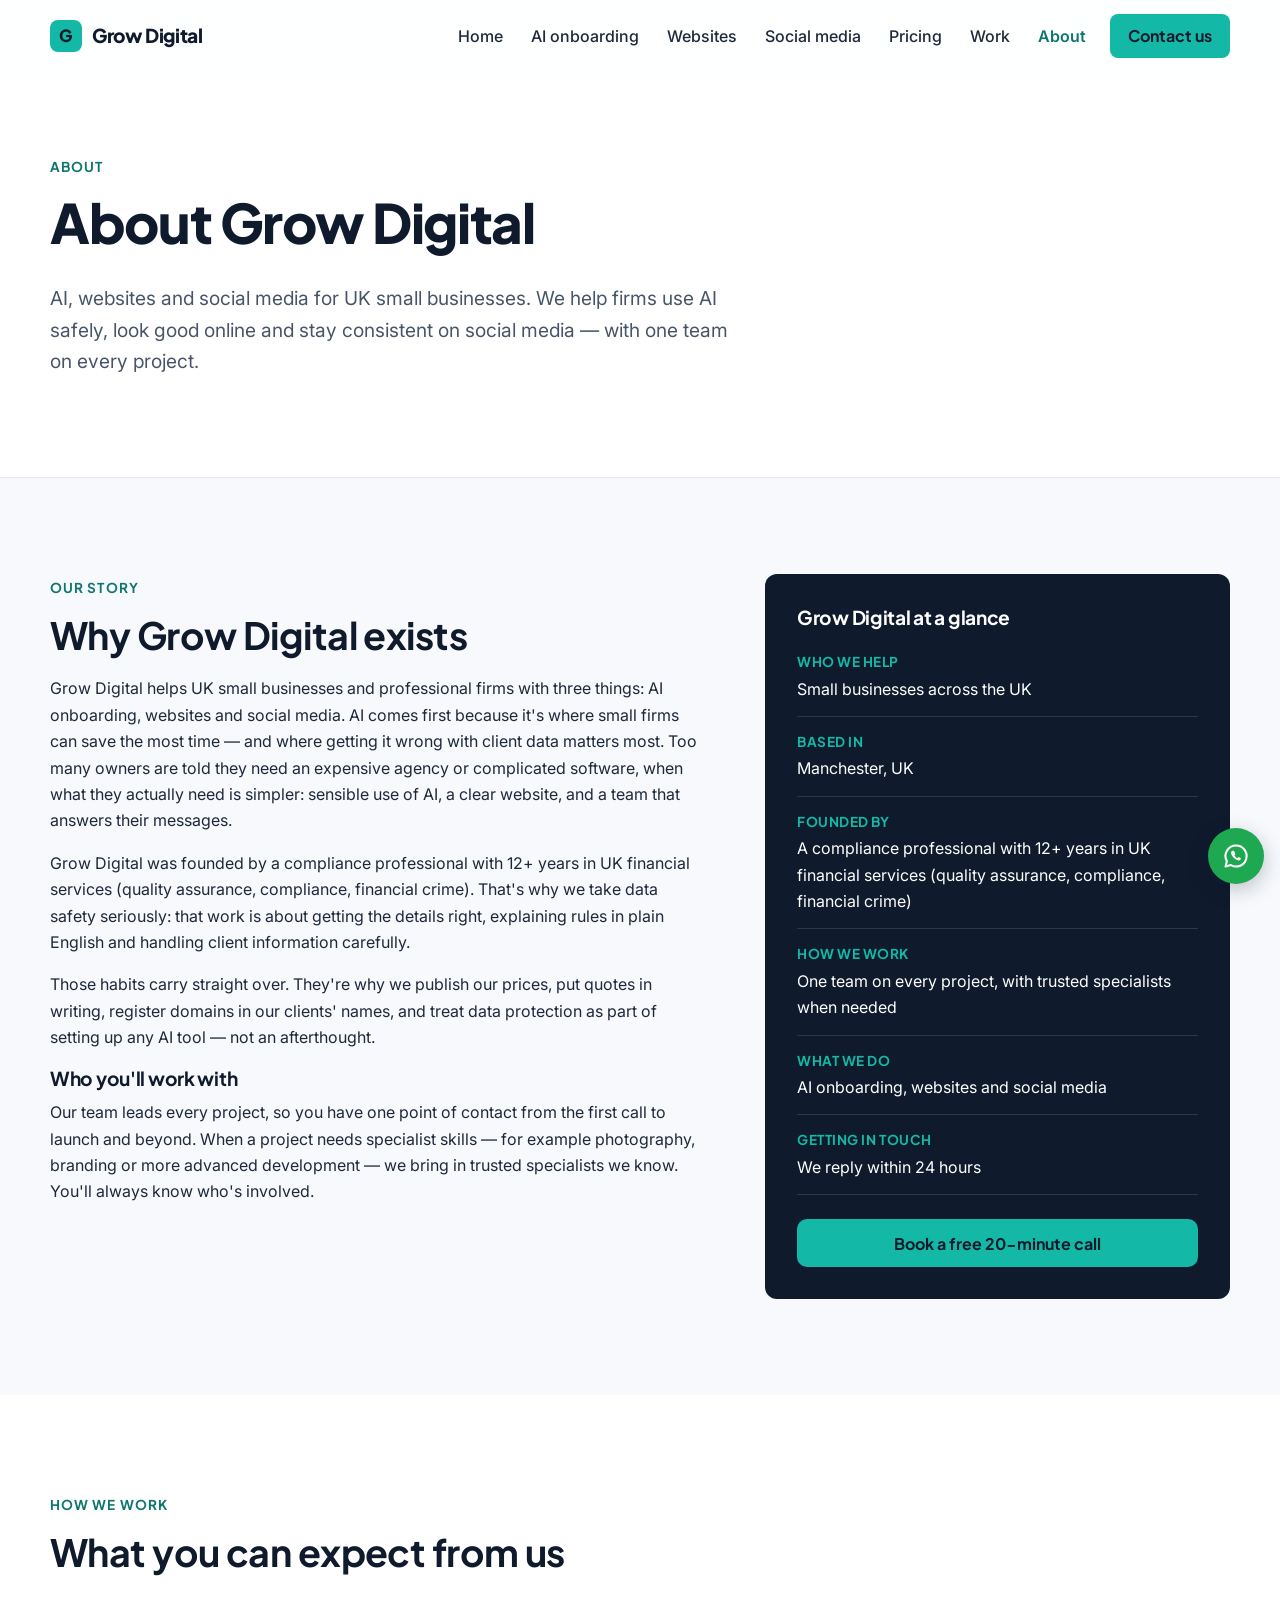
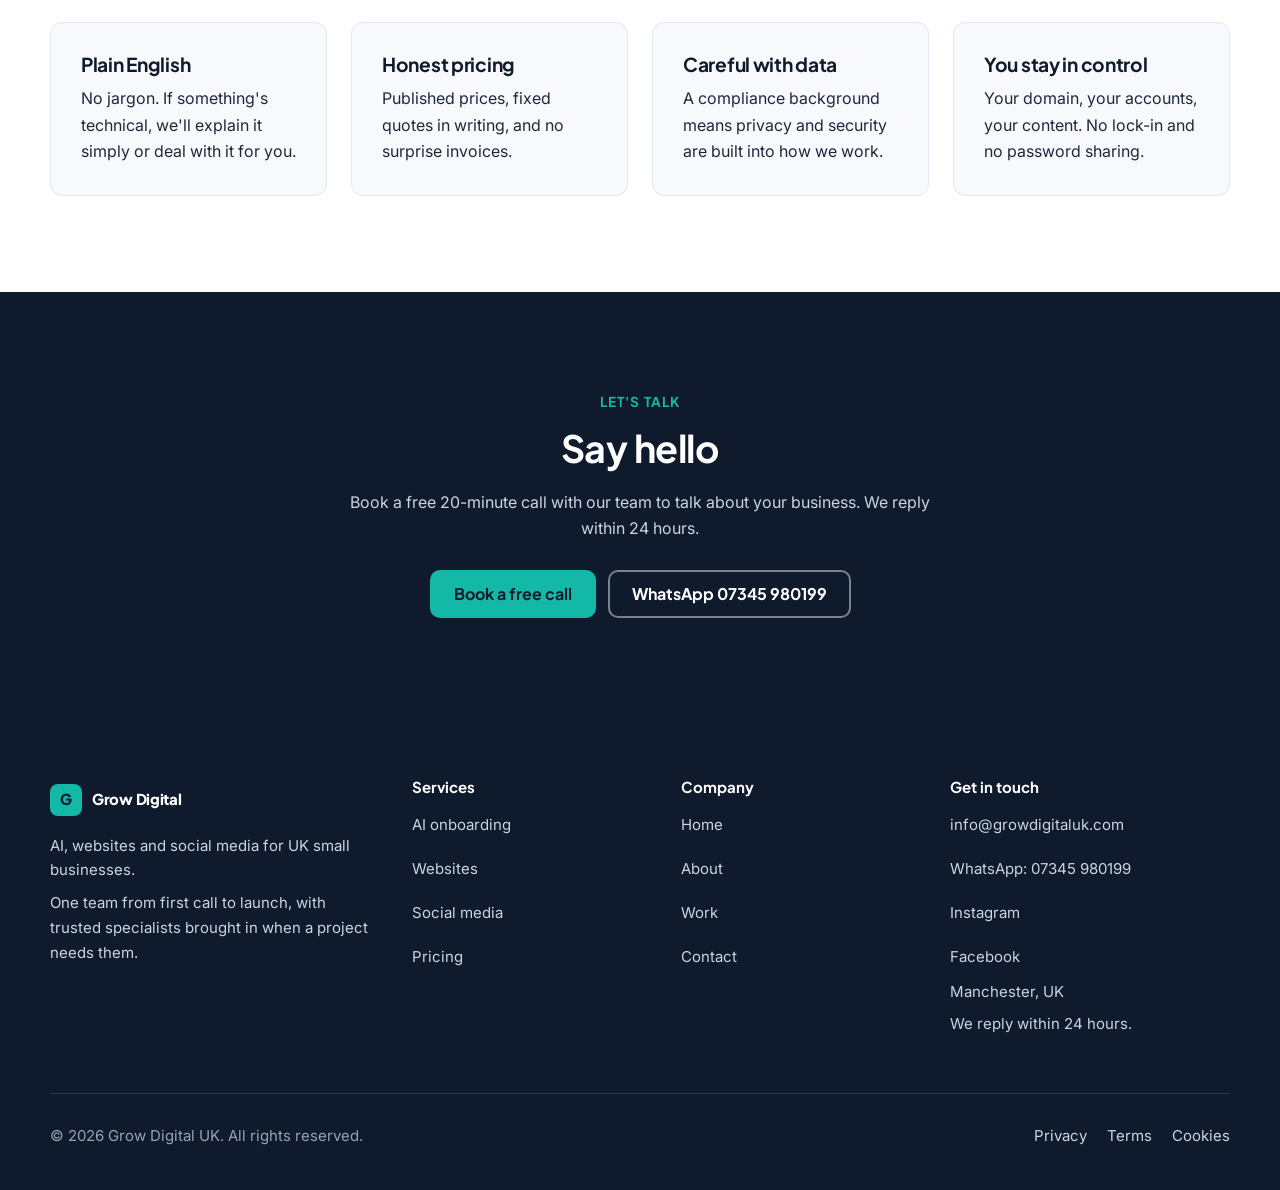
<file: about.html>
<!DOCTYPE html>
<html lang="en-GB">
<head>
  <meta charset="utf-8">
  <meta name="viewport" content="width=device-width, initial-scale=1, viewport-fit=cover">
  <title>About Grow Digital UK | Help for UK Small Businesses</title>
  <meta name="description" content="AI, websites and social media for UK small businesses. Founded by a compliance professional with 12+ years in UK financial services, which is why we take data safety seriously.">
  <link rel="canonical" href="https://growdigitaluk.com/about.html">
  <meta name="theme-color" content="#0F1B2D">

  <meta property="og:type" content="website">
  <meta property="og:site_name" content="Grow Digital UK">
  <meta property="og:locale" content="en_GB">
  <meta property="og:title" content="About Grow Digital UK | Help for UK Small Businesses">
  <meta property="og:description" content="AI, websites and social media for UK small businesses, from a team that takes data safety seriously.">
  <meta property="og:url" content="https://growdigitaluk.com/about.html">
  <meta property="og:image" content="https://growdigitaluk.com/og-image.png">
  <meta name="twitter:card" content="summary_large_image">

  <link rel="icon" href="favicon.svg" type="image/svg+xml">
  <link rel="apple-touch-icon" href="apple-touch-icon.png">
  <link rel="preconnect" href="https://fonts.googleapis.com">
  <link rel="preconnect" href="https://fonts.gstatic.com" crossorigin>
  <link rel="preconnect" href="https://images.unsplash.com">
  <link rel="stylesheet" href="https://fonts.googleapis.com/css2?family=Inter:wght@400;500;600&family=Plus+Jakarta+Sans:wght@600;700;800&display=swap">
  <link rel="stylesheet" href="styles.css?v=9">
  <script src="main.js?v=9"></script>
</head>
<body>
  <a class="skip-link" href="#main">Skip to content</a>

  <header class="site-header">
    <div class="container header-inner">
      <a class="logo" href="index.html" aria-label="Grow Digital home"><span class="logo-mark" aria-hidden="true">G</span>Grow Digital</a>
      <button class="nav-toggle" type="button" aria-expanded="false" aria-controls="site-nav" aria-label="Open menu">
        <span class="nav-toggle-bars" aria-hidden="true"><span></span><span></span><span></span></span>
      </button>
      <nav class="site-nav" id="site-nav" aria-label="Main">
        <ul>
          <li><a href="index.html">Home</a></li>
          <li><a href="ai-onboarding.html">AI onboarding</a></li>
          <li><a href="websites.html">Websites</a></li>
          <li><a href="social-media.html">Social media</a></li>
          <li><a href="pricing.html">Pricing</a></li>
          <li><a href="work.html">Work</a></li>
          <li><a href="about.html" aria-current="page">About</a></li>
          <li class="nav-cta"><a href="contact.html">Contact us</a></li>
        </ul>
      </nav>
    </div>
  </header>

  <main id="main">
    <section class="page-hero" aria-labelledby="page-title">
      <div class="container">
        <p class="eyebrow">About</p>
        <h1 id="page-title">About Grow Digital</h1>
        <p class="lead">AI, websites and social media for UK small businesses. We help firms use AI safely, look good online and stay consistent on social media — with one team on every project.</p>
      </div>
    </section>

    <section class="section" aria-labelledby="story-title">
      <div class="container split wide-left">
        <div>
          <p class="eyebrow">Our story</p>
          <h2 id="story-title">Why Grow Digital exists</h2>
          <p>Grow Digital helps UK small businesses and professional firms with three things: AI onboarding, websites and social media. AI comes first because it's where small firms can save the most time — and where getting it wrong with client data matters most. Too many owners are told they need an expensive agency or complicated software, when what they actually need is simpler: sensible use of AI, a clear website, and a team that answers their messages.</p>
          <p>Grow Digital was founded by a compliance professional with 12+ years in UK financial services (quality assurance, compliance, financial crime). That's why we take data safety seriously: that work is about getting the details right, explaining rules in plain English and handling client information carefully.</p>
          <p>Those habits carry straight over. They're why we publish our prices, put quotes in writing, register domains in our clients' names, and treat data protection as part of setting up any AI tool — not an afterthought.</p>

          <h3>Who you'll work with</h3>
          <p>Our team leads every project, so you have one point of contact from the first call to launch and beyond. When a project needs specialist skills — for example photography, branding or more advanced development — we bring in trusted specialists we know. You'll always know who's involved.</p>
        </div>
        <div class="stack">
          <aside class="facts-card" aria-labelledby="facts-title">
            <h2 id="facts-title" class="h3-size">Grow Digital at a glance</h2>
            <dl class="facts">
              <div><dt>Who we help</dt><dd>Small businesses across the UK</dd></div>
              <div><dt>Based in</dt><dd>Manchester, UK</dd></div>
              <div><dt>Founded by</dt><dd>A compliance professional with 12+ years in UK financial services (quality assurance, compliance, financial crime)</dd></div>
              <div><dt>How we work</dt><dd>One team on every project, with trusted specialists when needed</dd></div>
              <div><dt>What we do</dt><dd>AI onboarding, websites and social media</dd></div>
              <div><dt>Getting in touch</dt><dd>We reply within 24 hours</dd></div>
            </dl>
            <a class="btn btn-primary btn-block" href="contact.html">Book a free 20-minute call</a>
          </aside>
        </div>
      </div>
    </section>

    <section class="section section-white" aria-labelledby="values-title">
      <div class="container">
        <div class="section-head reveal">
          <p class="eyebrow">How we work</p>
          <h2 id="values-title">What you can expect from us</h2>
        </div>
        <div class="grid grid-4">
          <div class="card reveal">
            <h3>Plain English</h3>
            <p>No jargon. If something's technical, we'll explain it simply or deal with it for you.</p>
          </div>
          <div class="card reveal">
            <h3>Honest pricing</h3>
            <p>Published prices, fixed quotes in writing, and no surprise invoices.</p>
          </div>
          <div class="card reveal">
            <h3>Careful with data</h3>
            <p>A compliance background means privacy and security are built into how we work.</p>
          </div>
          <div class="card reveal">
            <h3>You stay in control</h3>
            <p>Your domain, your accounts, your content. No lock-in and no password sharing.</p>
          </div>
        </div>
      </div>
    </section>

    <section class="section cta-band" aria-labelledby="cta-title">
      <div class="container">
        <p class="eyebrow">Let's talk</p>
        <h2 id="cta-title">Say hello</h2>
        <p>Book a free 20-minute call with our team to talk about your business. We reply within 24 hours.</p>
        <div class="btn-row">
          <a class="btn btn-primary" href="contact.html">Book a free call</a>
          <a class="btn btn-outline-light" href="https://wa.me/447345980199" target="_blank" rel="noopener">WhatsApp 07345 980199</a>
        </div>
      </div>
    </section>
  </main>

  <footer class="site-footer">
    <div class="container">
      <div class="footer-grid">
        <div>
          <a class="logo" href="index.html" aria-label="Grow Digital home"><span class="logo-mark" aria-hidden="true">G</span>Grow Digital</a>
          <p>AI, websites and social media for UK small businesses.</p>
          <p>One team from first call to launch, with trusted specialists brought in when a project needs them.</p>
        </div>
        <div>
          <h2 class="footer-heading">Services</h2>
          <ul>
            <li><a href="ai-onboarding.html">AI onboarding</a></li>
            <li><a href="websites.html">Websites</a></li>
            <li><a href="social-media.html">Social media</a></li>
            <li><a href="pricing.html">Pricing</a></li>
          </ul>
        </div>
        <div>
          <h2 class="footer-heading">Company</h2>
          <ul>
            <li><a href="index.html">Home</a></li>
            <li><a href="about.html">About</a></li>
            <li><a href="work.html">Work</a></li>
            <li><a href="contact.html">Contact</a></li>
          </ul>
        </div>
        <div>
          <h2 class="footer-heading">Get in touch</h2>
          <ul>
            <li><a href="mailto:info@growdigitaluk.com">info@growdigitaluk.com</a></li>
            <li><a href="https://wa.me/447345980199" target="_blank" rel="noopener">WhatsApp: 07345 980199</a></li>
            <li><a href="https://instagram.com/igrowdigitaluk" target="_blank" rel="noopener">Instagram</a></li>
            <li><a href="https://www.facebook.com/share/1BgETdXPgi/" target="_blank" rel="noopener">Facebook</a></li>
          </ul>
          <p>Manchester, UK</p>
          <p>We reply within 24 hours.</p>
        </div>
      </div>
      <div class="footer-bottom">
        <p>© 2026 Grow Digital UK. All rights reserved.</p>
        <ul class="footer-legal">
          <li><a href="privacy.html">Privacy</a></li>
          <li><a href="terms.html">Terms</a></li>
          <li><a href="cookies.html">Cookies</a></li>
        </ul>
      </div>
    </div>
  </footer>

  <a class="wa-float" href="https://wa.me/447345980199" target="_blank" rel="noopener" aria-label="Chat with us on WhatsApp">
    <svg viewBox="0 0 24 24" aria-hidden="true"><path d="M12 3a9 9 0 0 0-7.8 13.5L3 21l4.6-1.2A9 9 0 1 0 12 3z" fill="none" stroke="currentColor" stroke-width="1.8" stroke-linejoin="round"/><path d="M9.2 7.6c-.4 0-.9.2-1.1.6-.4.7-.4 1.7.2 2.9.9 1.8 2.4 3.3 4.3 4.2 1.2.6 2.2.6 2.9.2.4-.2.6-.7.6-1.1l-.1-.6-1.9-.9-.9 1a5 5 0 0 1-2.6-2.5l.9-1-.8-2-.5-.8z" fill="currentColor"/></svg>
  </a>
</body>
</html>
</file>
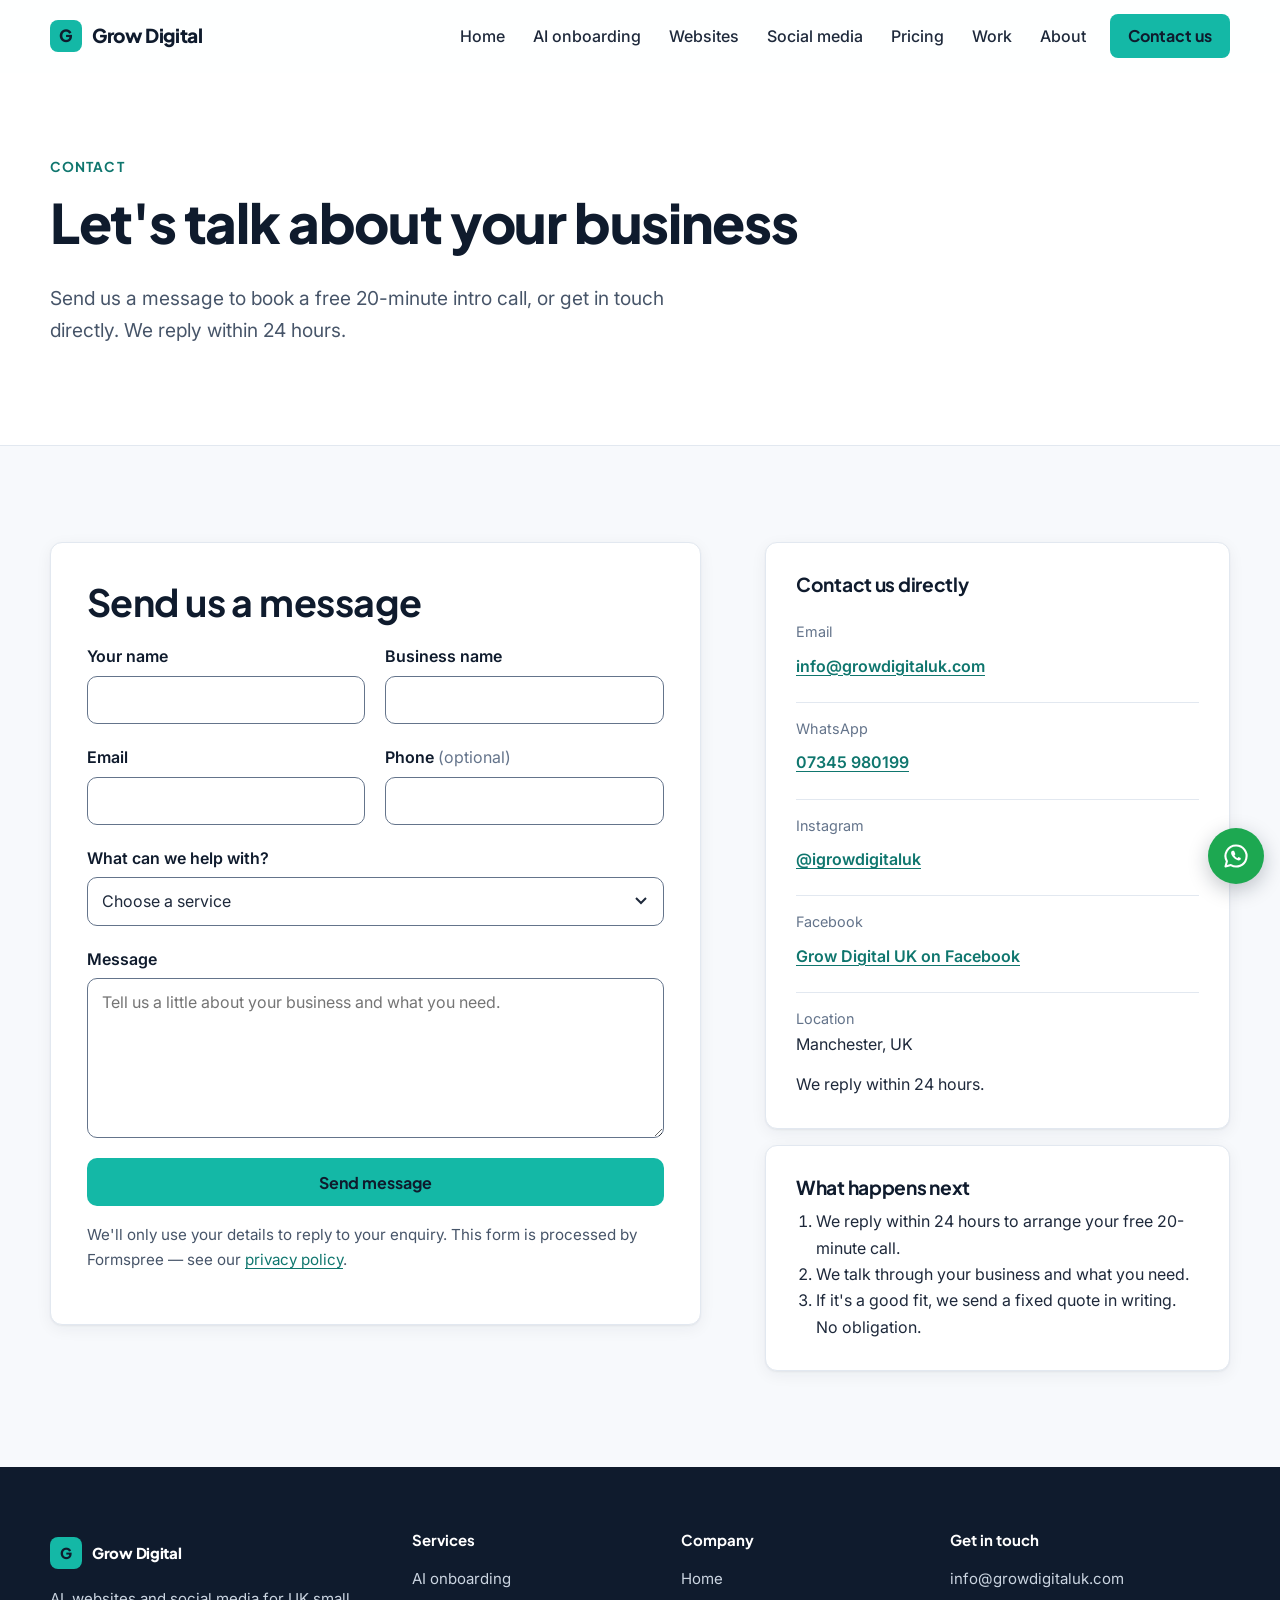
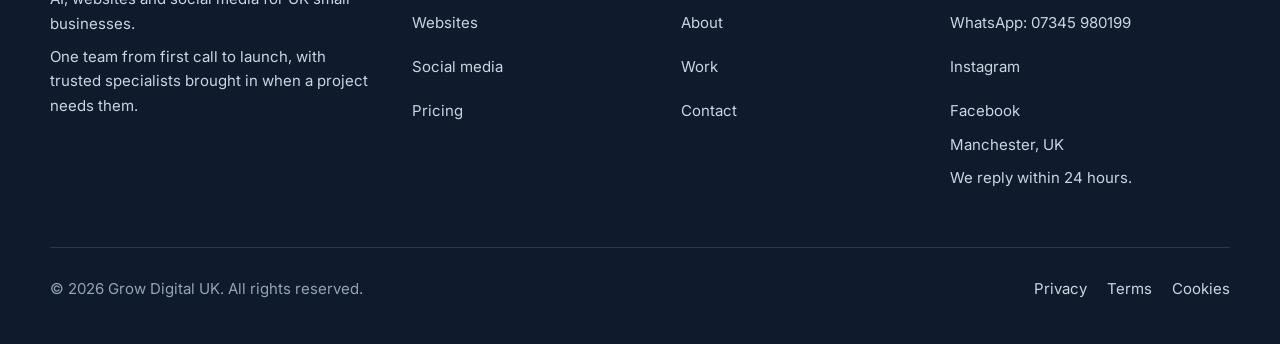
<file: contact.html>
<!DOCTYPE html>
<html lang="en-GB">
<head>
  <meta charset="utf-8">
  <meta name="viewport" content="width=device-width, initial-scale=1, viewport-fit=cover">
  <title>Contact Grow Digital UK | Book a Free 20-Minute Call</title>
  <meta name="description" content="Contact Grow Digital UK about a website, AI training or social media management. Book a free 20-minute intro call. We reply within 24 hours.">
  <link rel="canonical" href="https://growdigitaluk.com/contact.html">
  <meta name="theme-color" content="#0F1B2D">

  <meta property="og:type" content="website">
  <meta property="og:site_name" content="Grow Digital UK">
  <meta property="og:locale" content="en_GB">
  <meta property="og:title" content="Contact Grow Digital UK | Book a Free 20-Minute Call">
  <meta property="og:description" content="Book a free 20-minute call about a website, AI training or social media. We reply within 24 hours.">
  <meta property="og:url" content="https://growdigitaluk.com/contact.html">
  <meta property="og:image" content="https://growdigitaluk.com/og-image.png">
  <meta name="twitter:card" content="summary_large_image">

  <link rel="icon" href="favicon.svg" type="image/svg+xml">
  <link rel="apple-touch-icon" href="apple-touch-icon.png">
  <link rel="preconnect" href="https://fonts.googleapis.com">
  <link rel="preconnect" href="https://fonts.gstatic.com" crossorigin>
  <link rel="preconnect" href="https://images.unsplash.com">
  <link rel="stylesheet" href="https://fonts.googleapis.com/css2?family=Inter:wght@400;500;600&family=Plus+Jakarta+Sans:wght@600;700;800&display=swap">
  <link rel="stylesheet" href="styles.css?v=9">
  <script src="main.js?v=9"></script>
</head>
<body>
  <a class="skip-link" href="#main">Skip to content</a>

  <header class="site-header">
    <div class="container header-inner">
      <a class="logo" href="index.html" aria-label="Grow Digital home"><span class="logo-mark" aria-hidden="true">G</span>Grow Digital</a>
      <button class="nav-toggle" type="button" aria-expanded="false" aria-controls="site-nav" aria-label="Open menu">
        <span class="nav-toggle-bars" aria-hidden="true"><span></span><span></span><span></span></span>
      </button>
      <nav class="site-nav" id="site-nav" aria-label="Main">
        <ul>
          <li><a href="index.html">Home</a></li>
          <li><a href="ai-onboarding.html">AI onboarding</a></li>
          <li><a href="websites.html">Websites</a></li>
          <li><a href="social-media.html">Social media</a></li>
          <li><a href="pricing.html">Pricing</a></li>
          <li><a href="work.html">Work</a></li>
          <li><a href="about.html">About</a></li>
          <li class="nav-cta"><a href="contact.html" aria-current="page">Contact us</a></li>
        </ul>
      </nav>
    </div>
  </header>

  <main id="main">
    <section class="page-hero" aria-labelledby="page-title">
      <div class="container">
        <p class="eyebrow">Contact</p>
        <h1 id="page-title">Let's talk about your business</h1>
        <p class="lead">Send us a message to book a free 20-minute intro call, or get in touch directly. We reply within 24 hours.</p>
      </div>
    </section>

    <section class="section" aria-labelledby="form-title">
      <div class="container split wide-left">
        <div class="form-card">
          <h2 id="form-title">Send us a message</h2>
          <form action="https://formspree.io/f/xpqrwqgp" method="POST" data-formspree>
            <input type="hidden" name="_subject" value="New enquiry from growdigitaluk.com">
            <div class="hp-field" aria-hidden="true">
              <label for="gotcha">Leave this field empty</label>
              <input type="text" id="gotcha" name="_gotcha" tabindex="-1" autocomplete="off">
            </div>

            <div class="form-grid">
              <div class="field">
                <label for="name">Your name</label>
                <input type="text" id="name" name="name" autocomplete="name" required>
              </div>
              <div class="field">
                <label for="business">Business name</label>
                <input type="text" id="business" name="business_name" autocomplete="organization" required>
              </div>
              <div class="field">
                <label for="email">Email</label>
                <input type="email" id="email" name="email" autocomplete="email" inputmode="email" required>
              </div>
              <div class="field">
                <label for="phone">Phone <span class="optional">(optional)</span></label>
                <input type="tel" id="phone" name="phone" autocomplete="tel" inputmode="tel">
              </div>
              <div class="field full">
                <label for="service">What can we help with?</label>
                <select id="service" name="service" required>
                  <option value="" selected disabled>Choose a service</option>
                  <option>AI onboarding</option>
                  <option>Website</option>
                  <option>Social media</option>
                  <option>Not sure yet</option>
                </select>
              </div>
              <div class="field full">
                <label for="message">Message</label>
                <textarea id="message" name="message" rows="6" required placeholder="Tell us a little about your business and what you need."></textarea>
              </div>
              <div class="full">
                <button class="btn btn-primary btn-block" type="submit">Send message</button>
                <p class="form-status" role="status" aria-live="polite" tabindex="-1"></p>
                <p class="note">We'll only use your details to reply to your enquiry. This form is processed by Formspree — see our <a href="privacy.html">privacy policy</a>.</p>
              </div>
            </div>
          </form>
        </div>

        <div class="stack">
          <div class="card">
            <h2 class="h3-size">Contact us directly</h2>
            <ul class="contact-list">
              <li><span class="label">Email</span><a href="mailto:info@growdigitaluk.com">info@growdigitaluk.com</a></li>
              <li><span class="label">WhatsApp</span><a href="https://wa.me/447345980199" target="_blank" rel="noopener">07345 980199</a></li>
              <li><span class="label">Instagram</span><a href="https://instagram.com/igrowdigitaluk" target="_blank" rel="noopener">@igrowdigitaluk</a></li>
              <li><span class="label">Facebook</span><a href="https://www.facebook.com/share/1BgETdXPgi/" target="_blank" rel="noopener">Grow Digital UK on Facebook</a></li>
              <li><span class="label">Location</span>Manchester, UK</li>
            </ul>
            <p class="muted">We reply within 24 hours.</p>
          </div>
          <div class="card">
            <h2 class="h3-size">What happens next</h2>
            <ol>
              <li>We reply within 24 hours to arrange your free 20-minute call.</li>
              <li>We talk through your business and what you need.</li>
              <li>If it's a good fit, we send a fixed quote in writing. No obligation.</li>
            </ol>
          </div>
        </div>
      </div>
    </section>
  </main>

  <footer class="site-footer">
    <div class="container">
      <div class="footer-grid">
        <div>
          <a class="logo" href="index.html" aria-label="Grow Digital home"><span class="logo-mark" aria-hidden="true">G</span>Grow Digital</a>
          <p>AI, websites and social media for UK small businesses.</p>
          <p>One team from first call to launch, with trusted specialists brought in when a project needs them.</p>
        </div>
        <div>
          <h2 class="footer-heading">Services</h2>
          <ul>
            <li><a href="ai-onboarding.html">AI onboarding</a></li>
            <li><a href="websites.html">Websites</a></li>
            <li><a href="social-media.html">Social media</a></li>
            <li><a href="pricing.html">Pricing</a></li>
          </ul>
        </div>
        <div>
          <h2 class="footer-heading">Company</h2>
          <ul>
            <li><a href="index.html">Home</a></li>
            <li><a href="about.html">About</a></li>
            <li><a href="work.html">Work</a></li>
            <li><a href="contact.html">Contact</a></li>
          </ul>
        </div>
        <div>
          <h2 class="footer-heading">Get in touch</h2>
          <ul>
            <li><a href="mailto:info@growdigitaluk.com">info@growdigitaluk.com</a></li>
            <li><a href="https://wa.me/447345980199" target="_blank" rel="noopener">WhatsApp: 07345 980199</a></li>
            <li><a href="https://instagram.com/igrowdigitaluk" target="_blank" rel="noopener">Instagram</a></li>
            <li><a href="https://www.facebook.com/share/1BgETdXPgi/" target="_blank" rel="noopener">Facebook</a></li>
          </ul>
          <p>Manchester, UK</p>
          <p>We reply within 24 hours.</p>
        </div>
      </div>
      <div class="footer-bottom">
        <p>© 2026 Grow Digital UK. All rights reserved.</p>
        <ul class="footer-legal">
          <li><a href="privacy.html">Privacy</a></li>
          <li><a href="terms.html">Terms</a></li>
          <li><a href="cookies.html">Cookies</a></li>
        </ul>
      </div>
    </div>
  </footer>

  <a class="wa-float" href="https://wa.me/447345980199" target="_blank" rel="noopener" aria-label="Chat with us on WhatsApp">
    <svg viewBox="0 0 24 24" aria-hidden="true"><path d="M12 3a9 9 0 0 0-7.8 13.5L3 21l4.6-1.2A9 9 0 1 0 12 3z" fill="none" stroke="currentColor" stroke-width="1.8" stroke-linejoin="round"/><path d="M9.2 7.6c-.4 0-.9.2-1.1.6-.4.7-.4 1.7.2 2.9.9 1.8 2.4 3.3 4.3 4.2 1.2.6 2.2.6 2.9.2.4-.2.6-.7.6-1.1l-.1-.6-1.9-.9-.9 1a5 5 0 0 1-2.6-2.5l.9-1-.8-2-.5-.8z" fill="currentColor"/></svg>
  </a>
</body>
</html>
</file>
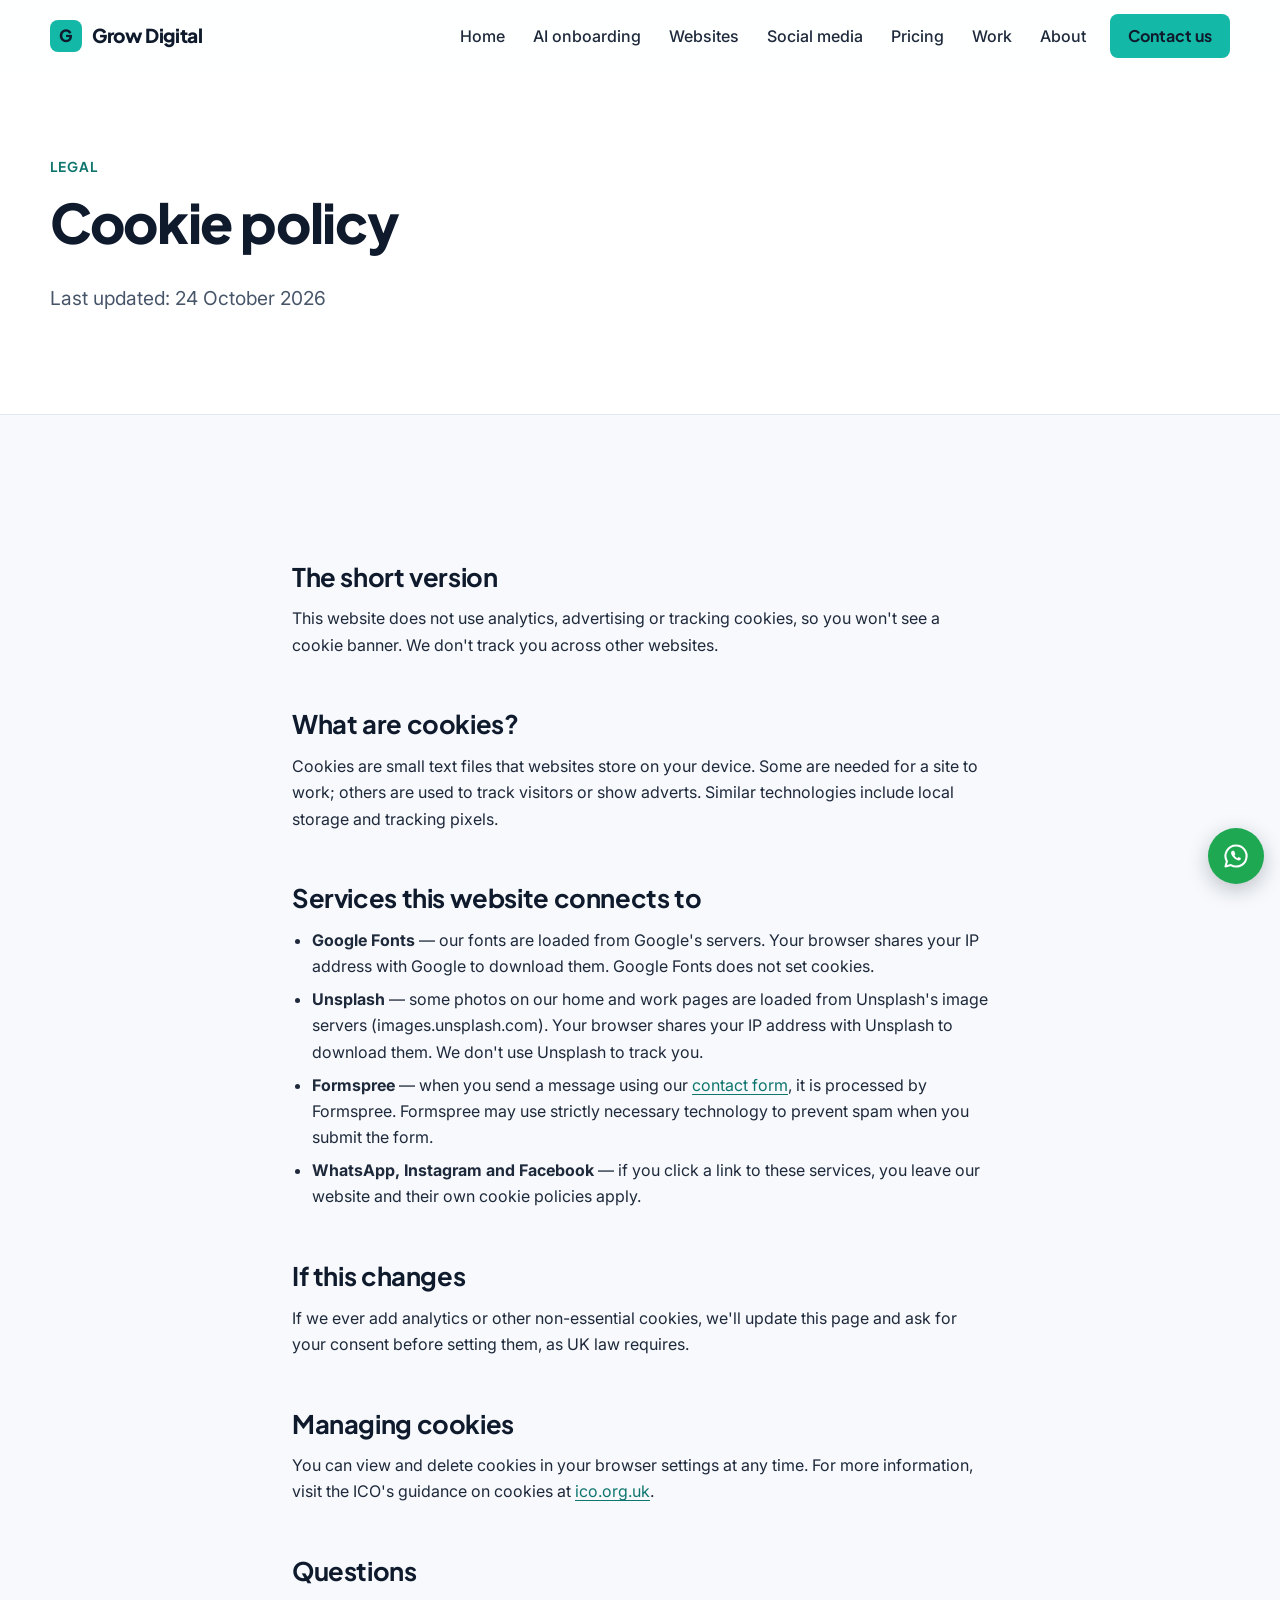
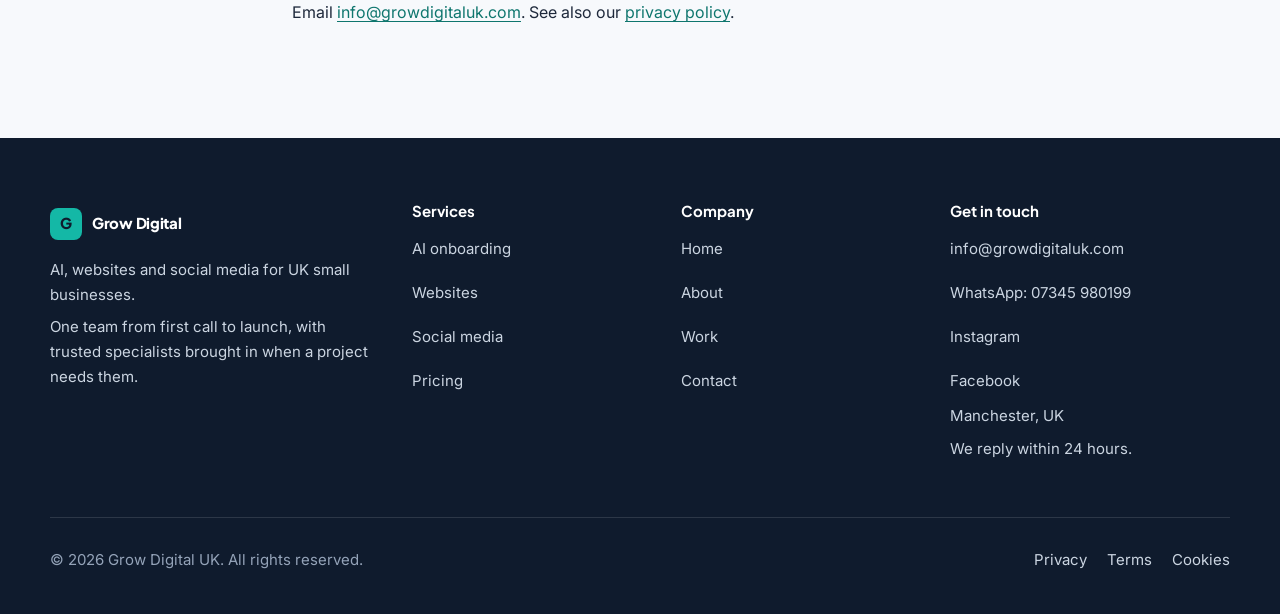
<file: cookies.html>
<!DOCTYPE html>
<html lang="en-GB">
<head>
  <meta charset="utf-8">
  <meta name="viewport" content="width=device-width, initial-scale=1, viewport-fit=cover">
  <title>Cookie Policy | Grow Digital UK</title>
  <meta name="description" content="Grow Digital UK&#x27;s website does not use analytics, advertising or tracking cookies. Find out what third-party services the site connects to.">
  <link rel="canonical" href="https://growdigitaluk.com/cookies.html">
  <meta name="theme-color" content="#0F1B2D">

  <meta property="og:type" content="website">
  <meta property="og:site_name" content="Grow Digital UK">
  <meta property="og:locale" content="en_GB">
  <meta property="og:title" content="Cookie Policy | Grow Digital UK">
  <meta property="og:description" content="Grow Digital UK&#x27;s website does not use analytics, advertising or tracking cookies. Find out what third-party services the site connects to.">
  <meta property="og:url" content="https://growdigitaluk.com/cookies.html">
  <meta property="og:image" content="https://growdigitaluk.com/og-image.png">
  <meta name="twitter:card" content="summary_large_image">

  <link rel="icon" href="favicon.svg" type="image/svg+xml">
  <link rel="apple-touch-icon" href="apple-touch-icon.png">
  <link rel="preconnect" href="https://fonts.googleapis.com">
  <link rel="preconnect" href="https://fonts.gstatic.com" crossorigin>
  <link rel="preconnect" href="https://images.unsplash.com">
  <link rel="stylesheet" href="https://fonts.googleapis.com/css2?family=Inter:wght@400;500;600&family=Plus+Jakarta+Sans:wght@600;700;800&display=swap">
  <link rel="stylesheet" href="styles.css?v=9">
  <script src="main.js?v=9"></script>
</head>
<body>
  <a class="skip-link" href="#main">Skip to content</a>

  <header class="site-header">
    <div class="container header-inner">
      <a class="logo" href="index.html" aria-label="Grow Digital home"><span class="logo-mark" aria-hidden="true">G</span>Grow Digital</a>
      <button class="nav-toggle" type="button" aria-expanded="false" aria-controls="site-nav" aria-label="Open menu">
        <span class="nav-toggle-bars" aria-hidden="true"><span></span><span></span><span></span></span>
      </button>
      <nav class="site-nav" id="site-nav" aria-label="Main">
        <ul>
          <li><a href="index.html">Home</a></li>
          <li><a href="ai-onboarding.html">AI onboarding</a></li>
          <li><a href="websites.html">Websites</a></li>
          <li><a href="social-media.html">Social media</a></li>
          <li><a href="pricing.html">Pricing</a></li>
          <li><a href="work.html">Work</a></li>
          <li><a href="about.html">About</a></li>
          <li class="nav-cta"><a href="contact.html">Contact us</a></li>
        </ul>
      </nav>
    </div>
  </header>

  <main id="main">
    <section class="page-hero" aria-labelledby="page-title">
      <div class="container">
        <p class="eyebrow">Legal</p>
        <h1 id="page-title">Cookie policy</h1>
        <p class="lead">Last updated: 24 October 2026</p>
      </div>
    </section>

    <section class="section">
      <div class="container prose">
        <h2>The short version</h2>
        <p>This website does not use analytics, advertising or tracking cookies, so you won't see a cookie banner. We don't track you across other websites.</p>

        <h2>What are cookies?</h2>
        <p>Cookies are small text files that websites store on your device. Some are needed for a site to work; others are used to track visitors or show adverts. Similar technologies include local storage and tracking pixels.</p>

        <h2>Services this website connects to</h2>
        <ul>
          <li><strong>Google Fonts</strong> — our fonts are loaded from Google's servers. Your browser shares your IP address with Google to download them. Google Fonts does not set cookies.</li>
          <li><strong>Unsplash</strong> — some photos on our home and work pages are loaded from Unsplash's image servers (images.unsplash.com). Your browser shares your IP address with Unsplash to download them. We don't use Unsplash to track you.</li>
          <li><strong>Formspree</strong> — when you send a message using our <a href="contact.html">contact form</a>, it is processed by Formspree. Formspree may use strictly necessary technology to prevent spam when you submit the form.</li>
          <li><strong>WhatsApp, Instagram and Facebook</strong> — if you click a link to these services, you leave our website and their own cookie policies apply.</li>
        </ul>

        <h2>If this changes</h2>
        <p>If we ever add analytics or other non-essential cookies, we'll update this page and ask for your consent before setting them, as UK law requires.</p>

        <h2>Managing cookies</h2>
        <p>You can view and delete cookies in your browser settings at any time. For more information, visit the ICO's guidance on cookies at <a href="https://ico.org.uk/for-the-public/online/cookies/" target="_blank" rel="noopener">ico.org.uk</a>.</p>

        <h2>Questions</h2>
        <p>Email <a href="mailto:info@growdigitaluk.com">info@growdigitaluk.com</a>. See also our <a href="privacy.html">privacy policy</a>.</p>
      </div>
    </section>
  </main>

  <footer class="site-footer">
    <div class="container">
      <div class="footer-grid">
        <div>
          <a class="logo" href="index.html" aria-label="Grow Digital home"><span class="logo-mark" aria-hidden="true">G</span>Grow Digital</a>
          <p>AI, websites and social media for UK small businesses.</p>
          <p>One team from first call to launch, with trusted specialists brought in when a project needs them.</p>
        </div>
        <div>
          <h2 class="footer-heading">Services</h2>
          <ul>
            <li><a href="ai-onboarding.html">AI onboarding</a></li>
            <li><a href="websites.html">Websites</a></li>
            <li><a href="social-media.html">Social media</a></li>
            <li><a href="pricing.html">Pricing</a></li>
          </ul>
        </div>
        <div>
          <h2 class="footer-heading">Company</h2>
          <ul>
            <li><a href="index.html">Home</a></li>
            <li><a href="about.html">About</a></li>
            <li><a href="work.html">Work</a></li>
            <li><a href="contact.html">Contact</a></li>
          </ul>
        </div>
        <div>
          <h2 class="footer-heading">Get in touch</h2>
          <ul>
            <li><a href="mailto:info@growdigitaluk.com">info@growdigitaluk.com</a></li>
            <li><a href="https://wa.me/447345980199" target="_blank" rel="noopener">WhatsApp: 07345 980199</a></li>
            <li><a href="https://instagram.com/igrowdigitaluk" target="_blank" rel="noopener">Instagram</a></li>
            <li><a href="https://www.facebook.com/share/1BgETdXPgi/" target="_blank" rel="noopener">Facebook</a></li>
          </ul>
          <p>Manchester, UK</p>
          <p>We reply within 24 hours.</p>
        </div>
      </div>
      <div class="footer-bottom">
        <p>© 2026 Grow Digital UK. All rights reserved.</p>
        <ul class="footer-legal">
          <li><a href="privacy.html">Privacy</a></li>
          <li><a href="terms.html">Terms</a></li>
          <li><a href="cookies.html">Cookies</a></li>
        </ul>
      </div>
    </div>
  </footer>

  <a class="wa-float" href="https://wa.me/447345980199" target="_blank" rel="noopener" aria-label="Chat with us on WhatsApp">
    <svg viewBox="0 0 24 24" aria-hidden="true"><path d="M12 3a9 9 0 0 0-7.8 13.5L3 21l4.6-1.2A9 9 0 1 0 12 3z" fill="none" stroke="currentColor" stroke-width="1.8" stroke-linejoin="round"/><path d="M9.2 7.6c-.4 0-.9.2-1.1.6-.4.7-.4 1.7.2 2.9.9 1.8 2.4 3.3 4.3 4.2 1.2.6 2.2.6 2.9.2.4-.2.6-.7.6-1.1l-.1-.6-1.9-.9-.9 1a5 5 0 0 1-2.6-2.5l.9-1-.8-2-.5-.8z" fill="currentColor"/></svg>
  </a>
</body>
</html>
</file>
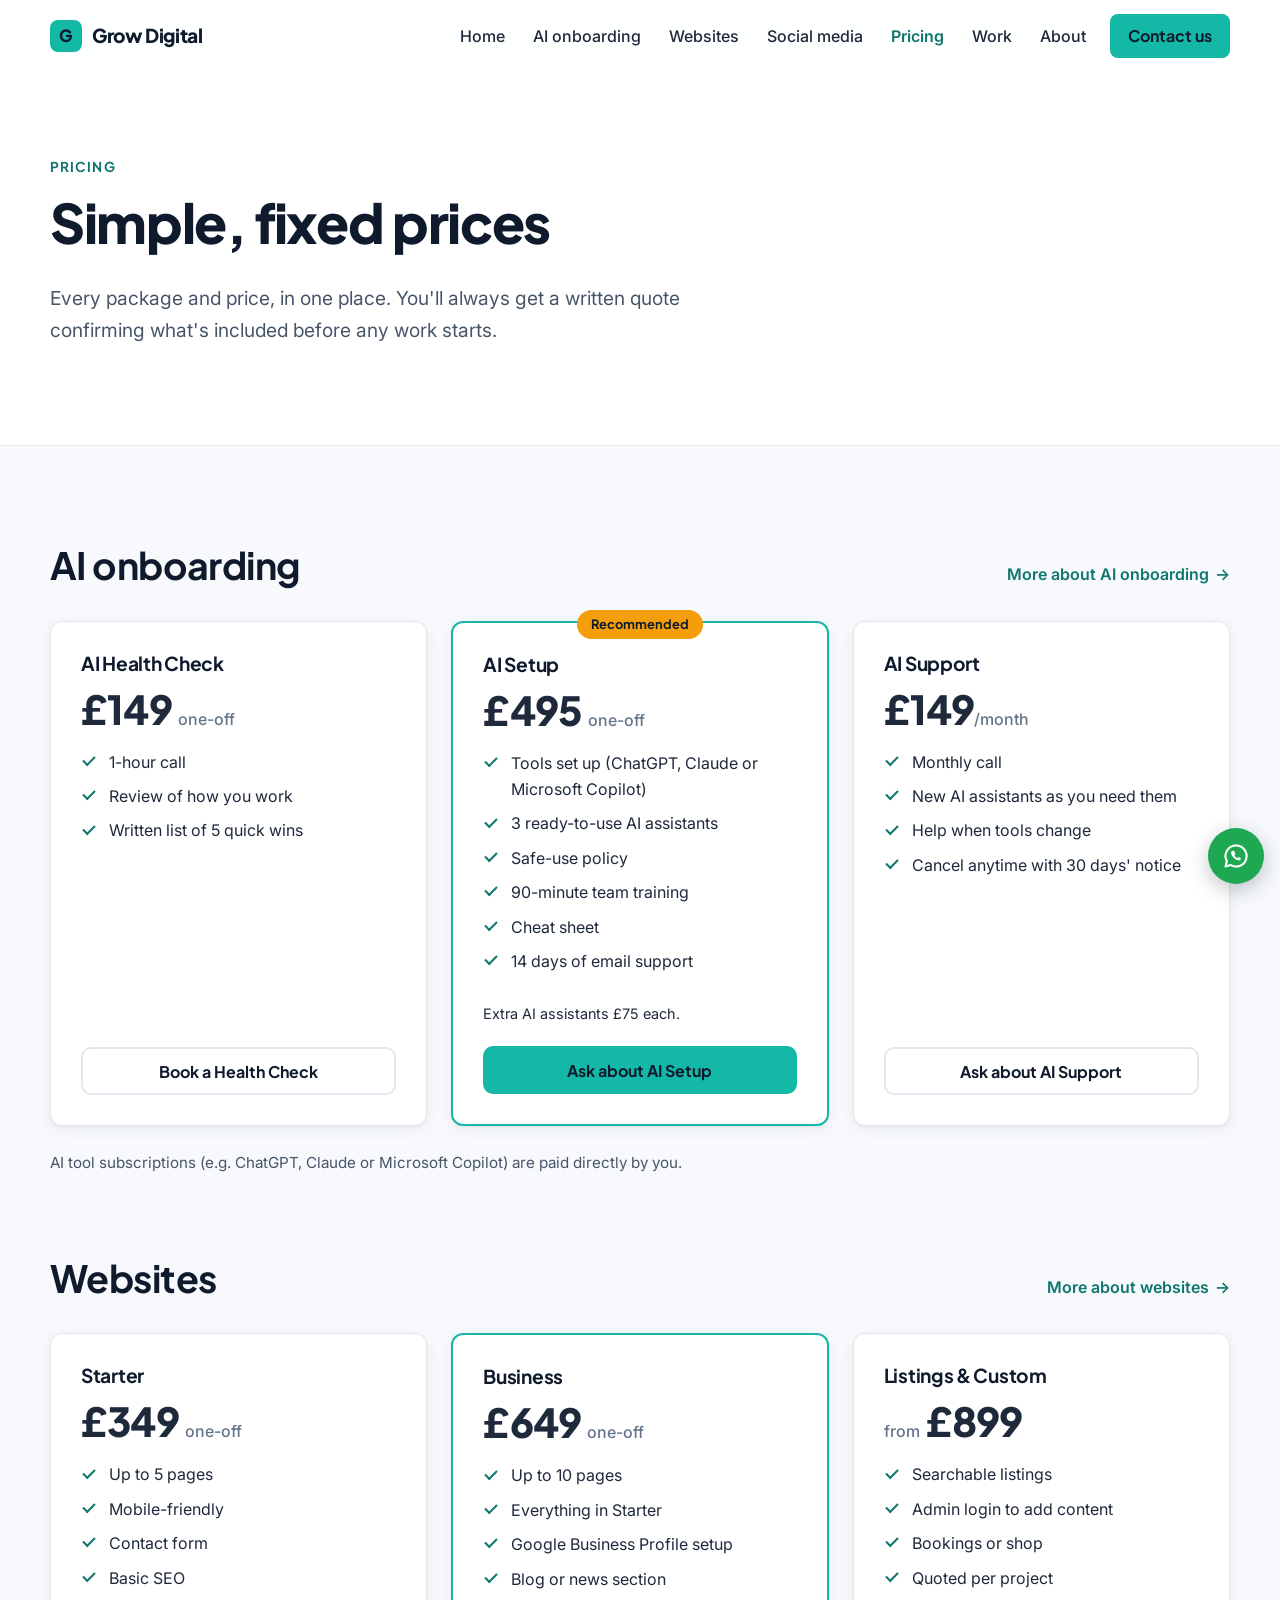
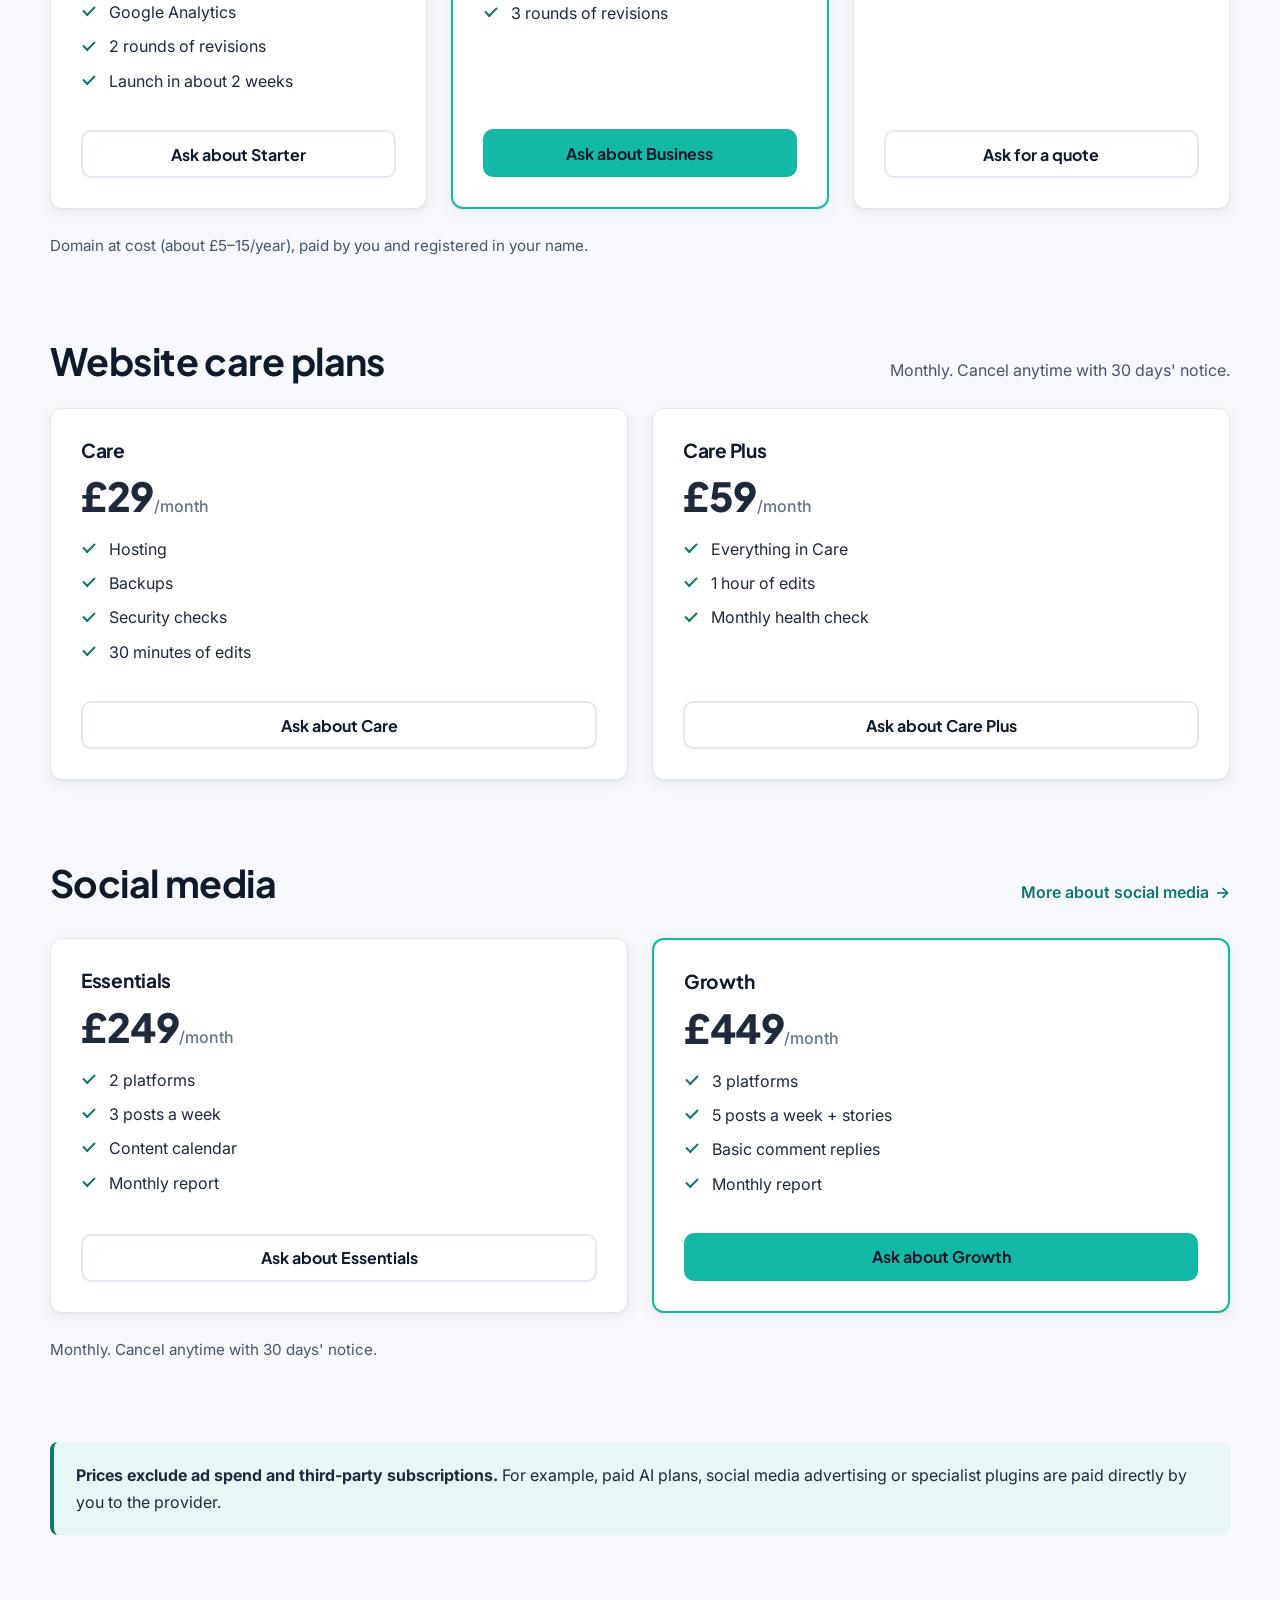
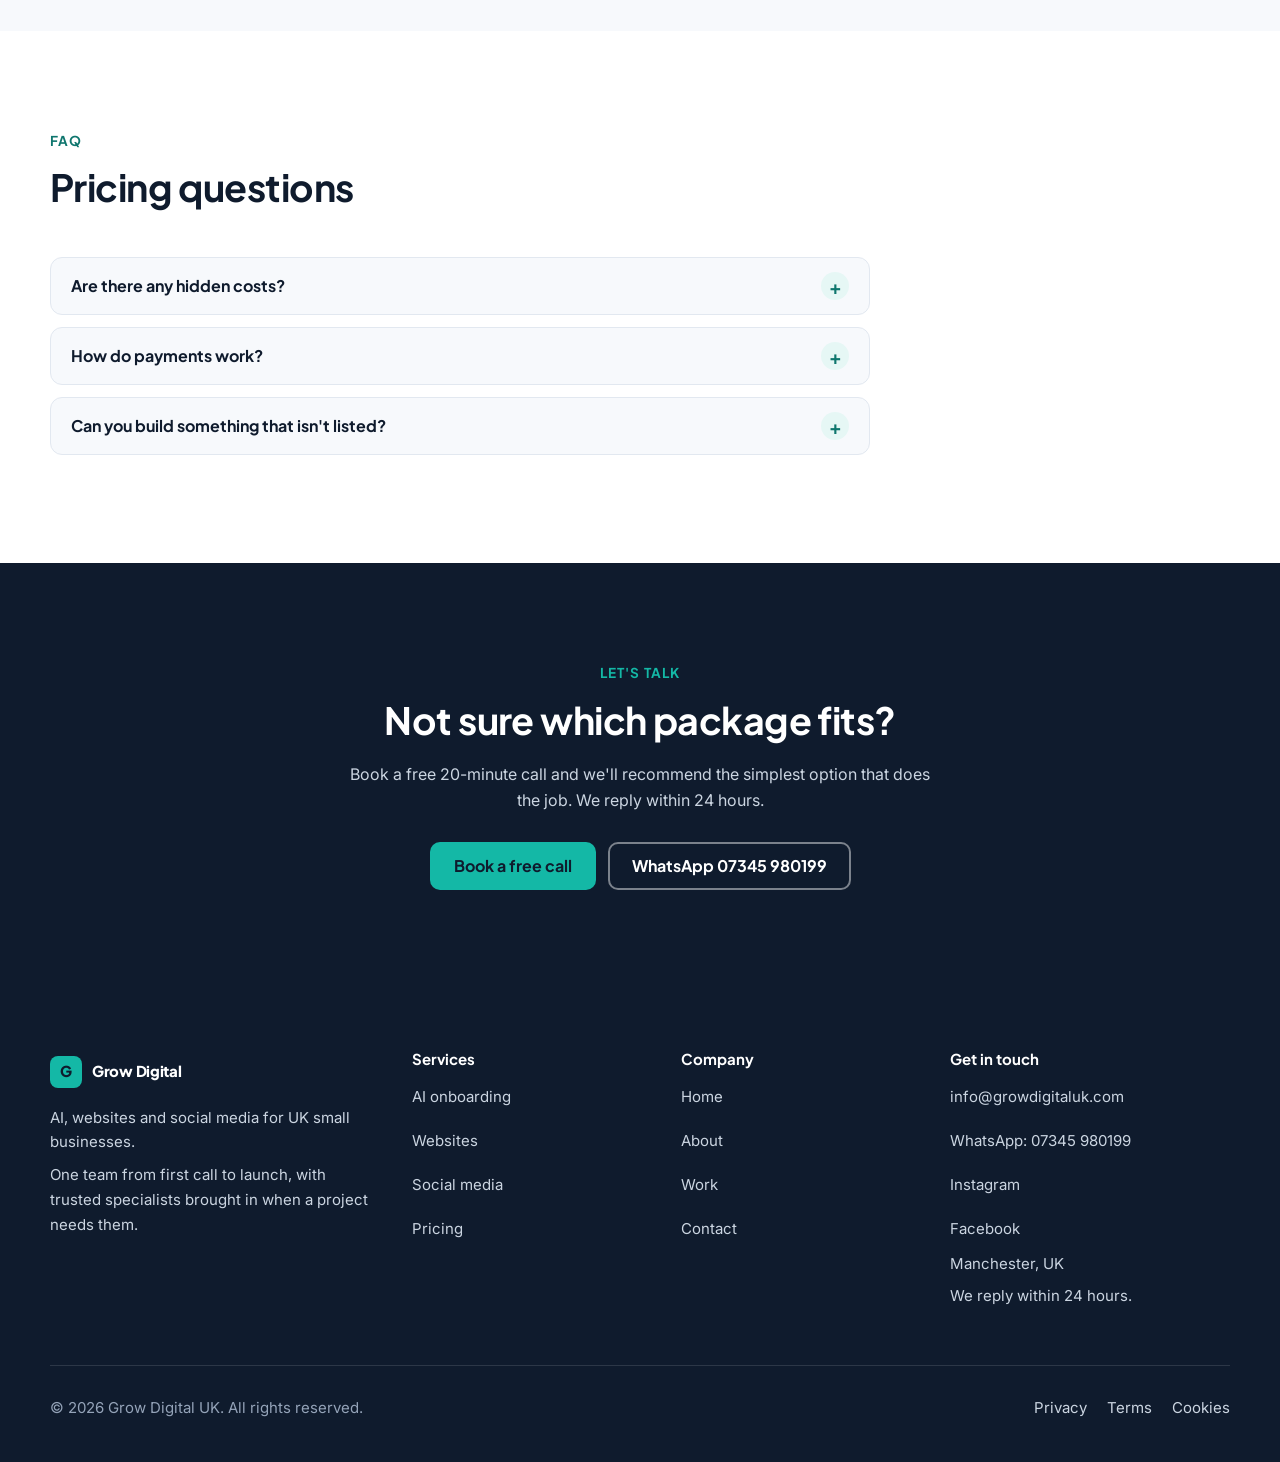
<file: pricing.html>
<!DOCTYPE html>
<html lang="en-GB">
<head>
  <meta charset="utf-8">
  <meta name="viewport" content="width=device-width, initial-scale=1, viewport-fit=cover">
  <title>Pricing | AI Onboarding, Websites and Social Media | Grow Digital</title>
  <meta name="description" content="Clear, fixed prices for UK small businesses: AI onboarding from £149, websites from £349 and social media management from £249/month.">
  <link rel="canonical" href="https://growdigitaluk.com/pricing.html">
  <meta name="theme-color" content="#0F1B2D">

  <meta property="og:type" content="website">
  <meta property="og:site_name" content="Grow Digital UK">
  <meta property="og:locale" content="en_GB">
  <meta property="og:title" content="Pricing | AI Onboarding, Websites and Social Media | Grow Digital">
  <meta property="og:description" content="AI onboarding from £149, websites from £349 and social media from £249/month. Fixed, published prices.">
  <meta property="og:url" content="https://growdigitaluk.com/pricing.html">
  <meta property="og:image" content="https://growdigitaluk.com/og-image.png">
  <meta name="twitter:card" content="summary_large_image">

  <link rel="icon" href="favicon.svg" type="image/svg+xml">
  <link rel="apple-touch-icon" href="apple-touch-icon.png">
  <link rel="preconnect" href="https://fonts.googleapis.com">
  <link rel="preconnect" href="https://fonts.gstatic.com" crossorigin>
  <link rel="preconnect" href="https://images.unsplash.com">
  <link rel="stylesheet" href="https://fonts.googleapis.com/css2?family=Inter:wght@400;500;600&family=Plus+Jakarta+Sans:wght@600;700;800&display=swap">
  <link rel="stylesheet" href="styles.css?v=9">
  <script src="main.js?v=9"></script>
</head>
<body>
  <a class="skip-link" href="#main">Skip to content</a>

  <header class="site-header">
    <div class="container header-inner">
      <a class="logo" href="index.html" aria-label="Grow Digital home"><span class="logo-mark" aria-hidden="true">G</span>Grow Digital</a>
      <button class="nav-toggle" type="button" aria-expanded="false" aria-controls="site-nav" aria-label="Open menu">
        <span class="nav-toggle-bars" aria-hidden="true"><span></span><span></span><span></span></span>
      </button>
      <nav class="site-nav" id="site-nav" aria-label="Main">
        <ul>
          <li><a href="index.html">Home</a></li>
          <li><a href="ai-onboarding.html">AI onboarding</a></li>
          <li><a href="websites.html">Websites</a></li>
          <li><a href="social-media.html">Social media</a></li>
          <li><a href="pricing.html" aria-current="page">Pricing</a></li>
          <li><a href="work.html">Work</a></li>
          <li><a href="about.html">About</a></li>
          <li class="nav-cta"><a href="contact.html">Contact us</a></li>
        </ul>
      </nav>
    </div>
  </header>

  <main id="main">
    <section class="page-hero" aria-labelledby="page-title">
      <div class="container">
        <p class="eyebrow">Pricing</p>
        <h1 id="page-title">Simple, fixed prices</h1>
        <p class="lead">Every package and price, in one place. You'll always get a written quote confirming what's included before any work starts.</p>
      </div>
    </section>

    <section class="section" aria-labelledby="ai-title">
      <div class="container">

        <!-- AI -->
        <div class="pricing-group">
          <div class="pricing-group-head">
            <h2 id="ai-title">AI onboarding</h2>
            <a class="text-link" href="ai-onboarding.html">More about AI onboarding <span aria-hidden="true">→</span></a>
          </div>
          <div class="grid grid-3">
            <article class="card price-card reveal">
              <h3>AI Health Check</h3>
              <p class="price">£149 <span class="per">one-off</span></p>
              <ul class="check-list">
                <li>1-hour call</li>
                <li>Review of how you work</li>
                <li>Written list of 5 quick wins</li>
              </ul>
              <a class="btn btn-secondary btn-block" href="contact.html">Book a Health Check</a>
            </article>
            <article class="card price-card featured has-badge reveal">
              <span class="card-badge">Recommended</span>
              <h3>AI Setup</h3>
              <p class="price">£495 <span class="per">one-off</span></p>
              <ul class="check-list">
                <li>Tools set up (ChatGPT, Claude or Microsoft Copilot)</li>
                <li>3 ready-to-use AI assistants</li>
                <li>Safe-use policy</li>
                <li>90-minute team training</li>
                <li>Cheat sheet</li>
                <li>14 days of email support</li>
              </ul>
              <p class="price-extra">Extra AI assistants £75 each.</p>
              <a class="btn btn-primary btn-block" href="contact.html">Ask about AI Setup</a>
            </article>
            <article class="card price-card reveal">
              <h3>AI Support</h3>
              <p class="price">£149<span class="per">/month</span></p>
              <ul class="check-list">
                <li>Monthly call</li>
                <li>New AI assistants as you need them</li>
                <li>Help when tools change</li>
                <li>Cancel anytime with 30 days' notice</li>
              </ul>
              <a class="btn btn-secondary btn-block" href="contact.html">Ask about AI Support</a>
            </article>
          </div>
          <p class="note after-grid">AI tool subscriptions (e.g. ChatGPT, Claude or Microsoft Copilot) are paid directly by you.</p>
        </div>

        <!-- Websites -->
        <div class="pricing-group">
          <div class="pricing-group-head">
            <h2 id="websites-title">Websites</h2>
            <a class="text-link" href="websites.html">More about websites <span aria-hidden="true">→</span></a>
          </div>
          <div class="grid grid-3">
            <article class="card price-card reveal">
              <h3>Starter</h3>
              <p class="price">£349 <span class="per">one-off</span></p>
              <ul class="check-list">
                <li>Up to 5 pages</li>
                <li>Mobile-friendly</li>
                <li>Contact form</li>
                <li>Basic SEO</li>
                <li>Google Analytics</li>
                <li>2 rounds of revisions</li>
                <li>Launch in about 2 weeks</li>
              </ul>
              <a class="btn btn-secondary btn-block" href="contact.html">Ask about Starter</a>
            </article>
            <article class="card price-card featured reveal">
              <h3>Business</h3>
              <p class="price">£649 <span class="per">one-off</span></p>
              <ul class="check-list">
                <li>Up to 10 pages</li>
                <li>Everything in Starter</li>
                <li>Google Business Profile setup</li>
                <li>Blog or news section</li>
                <li>3 rounds of revisions</li>
              </ul>
              <a class="btn btn-primary btn-block" href="contact.html">Ask about Business</a>
            </article>
            <article class="card price-card reveal">
              <h3>Listings &amp; Custom</h3>
              <p class="price"><span class="from">from</span> £899</p>
              <ul class="check-list">
                <li>Searchable listings</li>
                <li>Admin login to add content</li>
                <li>Bookings or shop</li>
                <li>Quoted per project</li>
              </ul>
              <a class="btn btn-secondary btn-block" href="contact.html">Ask for a quote</a>
            </article>
          </div>
          <p class="note after-grid">Domain at cost (about £5–15/year), paid by you and registered in your name.</p>
        </div>

        <!-- Care plans -->
        <div class="pricing-group">
          <div class="pricing-group-head">
            <h2>Website care plans</h2>
            <p class="muted">Monthly. Cancel anytime with 30 days' notice.</p>
          </div>
          <div class="grid grid-2">
            <article class="card price-card reveal">
              <h3>Care</h3>
              <p class="price">£29<span class="per">/month</span></p>
              <ul class="check-list">
                <li>Hosting</li>
                <li>Backups</li>
                <li>Security checks</li>
                <li>30 minutes of edits</li>
              </ul>
              <a class="btn btn-secondary btn-block" href="contact.html">Ask about Care</a>
            </article>
            <article class="card price-card reveal">
              <h3>Care Plus</h3>
              <p class="price">£59<span class="per">/month</span></p>
              <ul class="check-list">
                <li>Everything in Care</li>
                <li>1 hour of edits</li>
                <li>Monthly health check</li>
              </ul>
              <a class="btn btn-secondary btn-block" href="contact.html">Ask about Care Plus</a>
            </article>
          </div>
        </div>

        <!-- Social -->
        <div class="pricing-group">
          <div class="pricing-group-head">
            <h2>Social media</h2>
            <a class="text-link" href="social-media.html">More about social media <span aria-hidden="true">→</span></a>
          </div>
          <div class="grid grid-2">
            <article class="card price-card reveal">
              <h3>Essentials</h3>
              <p class="price">£249<span class="per">/month</span></p>
              <ul class="check-list">
                <li>2 platforms</li>
                <li>3 posts a week</li>
                <li>Content calendar</li>
                <li>Monthly report</li>
              </ul>
              <a class="btn btn-secondary btn-block" href="contact.html">Ask about Essentials</a>
            </article>
            <article class="card price-card featured reveal">
              <h3>Growth</h3>
              <p class="price">£449<span class="per">/month</span></p>
              <ul class="check-list">
                <li>3 platforms</li>
                <li>5 posts a week + stories</li>
                <li>Basic comment replies</li>
                <li>Monthly report</li>
              </ul>
              <a class="btn btn-primary btn-block" href="contact.html">Ask about Growth</a>
            </article>
          </div>
          <p class="note after-grid">Monthly. Cancel anytime with 30 days' notice.</p>
        </div>

        <div class="callout pricing-group">
          <p><strong>Prices exclude ad spend and third-party subscriptions.</strong> For example, paid AI plans, social media advertising or specialist plugins are paid directly by you to the provider.</p>
        </div>
      </div>
    </section>

    <section class="section section-white" aria-labelledby="faq-title">
      <div class="container">
        <div class="section-head reveal">
          <p class="eyebrow">FAQ</p>
          <h2 id="faq-title">Pricing questions</h2>
        </div>
        <div class="faq">
          <details>
            <summary>Are there any hidden costs?</summary>
            <div class="faq-body">
              <p>No. Your written quote lists everything. The only extras are things paid directly to other companies — your domain (at cost), any paid software subscriptions, and advertising if you choose to run ads.</p>
            </div>
          </details>
          <details>
            <summary>How do payments work?</summary>
            <div class="faq-body">
              <p>For website projects, we take a 50% deposit to book your project and the remaining 50% before launch. AI Health Checks and AI Setup are paid before work starts. Monthly plans are paid monthly in advance.</p>
            </div>
          </details>
          <details>
            <summary>Can you build something that isn't listed?</summary>
            <div class="faq-body">
              <p>Probably. Tell us what you need on a free call and we'll give you an honest answer and a fixed quote. If it's outside what we do, we'll say so.</p>
            </div>
          </details>
        </div>
      </div>
    </section>

    <section class="section cta-band" aria-labelledby="cta-title">
      <div class="container">
        <p class="eyebrow">Let's talk</p>
        <h2 id="cta-title">Not sure which package fits?</h2>
        <p>Book a free 20-minute call and we'll recommend the simplest option that does the job. We reply within 24 hours.</p>
        <div class="btn-row">
          <a class="btn btn-primary" href="contact.html">Book a free call</a>
          <a class="btn btn-outline-light" href="https://wa.me/447345980199" target="_blank" rel="noopener">WhatsApp 07345 980199</a>
        </div>
      </div>
    </section>
  </main>

  <footer class="site-footer">
    <div class="container">
      <div class="footer-grid">
        <div>
          <a class="logo" href="index.html" aria-label="Grow Digital home"><span class="logo-mark" aria-hidden="true">G</span>Grow Digital</a>
          <p>AI, websites and social media for UK small businesses.</p>
          <p>One team from first call to launch, with trusted specialists brought in when a project needs them.</p>
        </div>
        <div>
          <h2 class="footer-heading">Services</h2>
          <ul>
            <li><a href="ai-onboarding.html">AI onboarding</a></li>
            <li><a href="websites.html">Websites</a></li>
            <li><a href="social-media.html">Social media</a></li>
            <li><a href="pricing.html">Pricing</a></li>
          </ul>
        </div>
        <div>
          <h2 class="footer-heading">Company</h2>
          <ul>
            <li><a href="index.html">Home</a></li>
            <li><a href="about.html">About</a></li>
            <li><a href="work.html">Work</a></li>
            <li><a href="contact.html">Contact</a></li>
          </ul>
        </div>
        <div>
          <h2 class="footer-heading">Get in touch</h2>
          <ul>
            <li><a href="mailto:info@growdigitaluk.com">info@growdigitaluk.com</a></li>
            <li><a href="https://wa.me/447345980199" target="_blank" rel="noopener">WhatsApp: 07345 980199</a></li>
            <li><a href="https://instagram.com/igrowdigitaluk" target="_blank" rel="noopener">Instagram</a></li>
            <li><a href="https://www.facebook.com/share/1BgETdXPgi/" target="_blank" rel="noopener">Facebook</a></li>
          </ul>
          <p>Manchester, UK</p>
          <p>We reply within 24 hours.</p>
        </div>
      </div>
      <div class="footer-bottom">
        <p>© 2026 Grow Digital UK. All rights reserved.</p>
        <ul class="footer-legal">
          <li><a href="privacy.html">Privacy</a></li>
          <li><a href="terms.html">Terms</a></li>
          <li><a href="cookies.html">Cookies</a></li>
        </ul>
      </div>
    </div>
  </footer>

  <a class="wa-float" href="https://wa.me/447345980199" target="_blank" rel="noopener" aria-label="Chat with us on WhatsApp">
    <svg viewBox="0 0 24 24" aria-hidden="true"><path d="M12 3a9 9 0 0 0-7.8 13.5L3 21l4.6-1.2A9 9 0 1 0 12 3z" fill="none" stroke="currentColor" stroke-width="1.8" stroke-linejoin="round"/><path d="M9.2 7.6c-.4 0-.9.2-1.1.6-.4.7-.4 1.7.2 2.9.9 1.8 2.4 3.3 4.3 4.2 1.2.6 2.2.6 2.9.2.4-.2.6-.7.6-1.1l-.1-.6-1.9-.9-.9 1a5 5 0 0 1-2.6-2.5l.9-1-.8-2-.5-.8z" fill="currentColor"/></svg>
  </a>
</body>
</html>
</file>
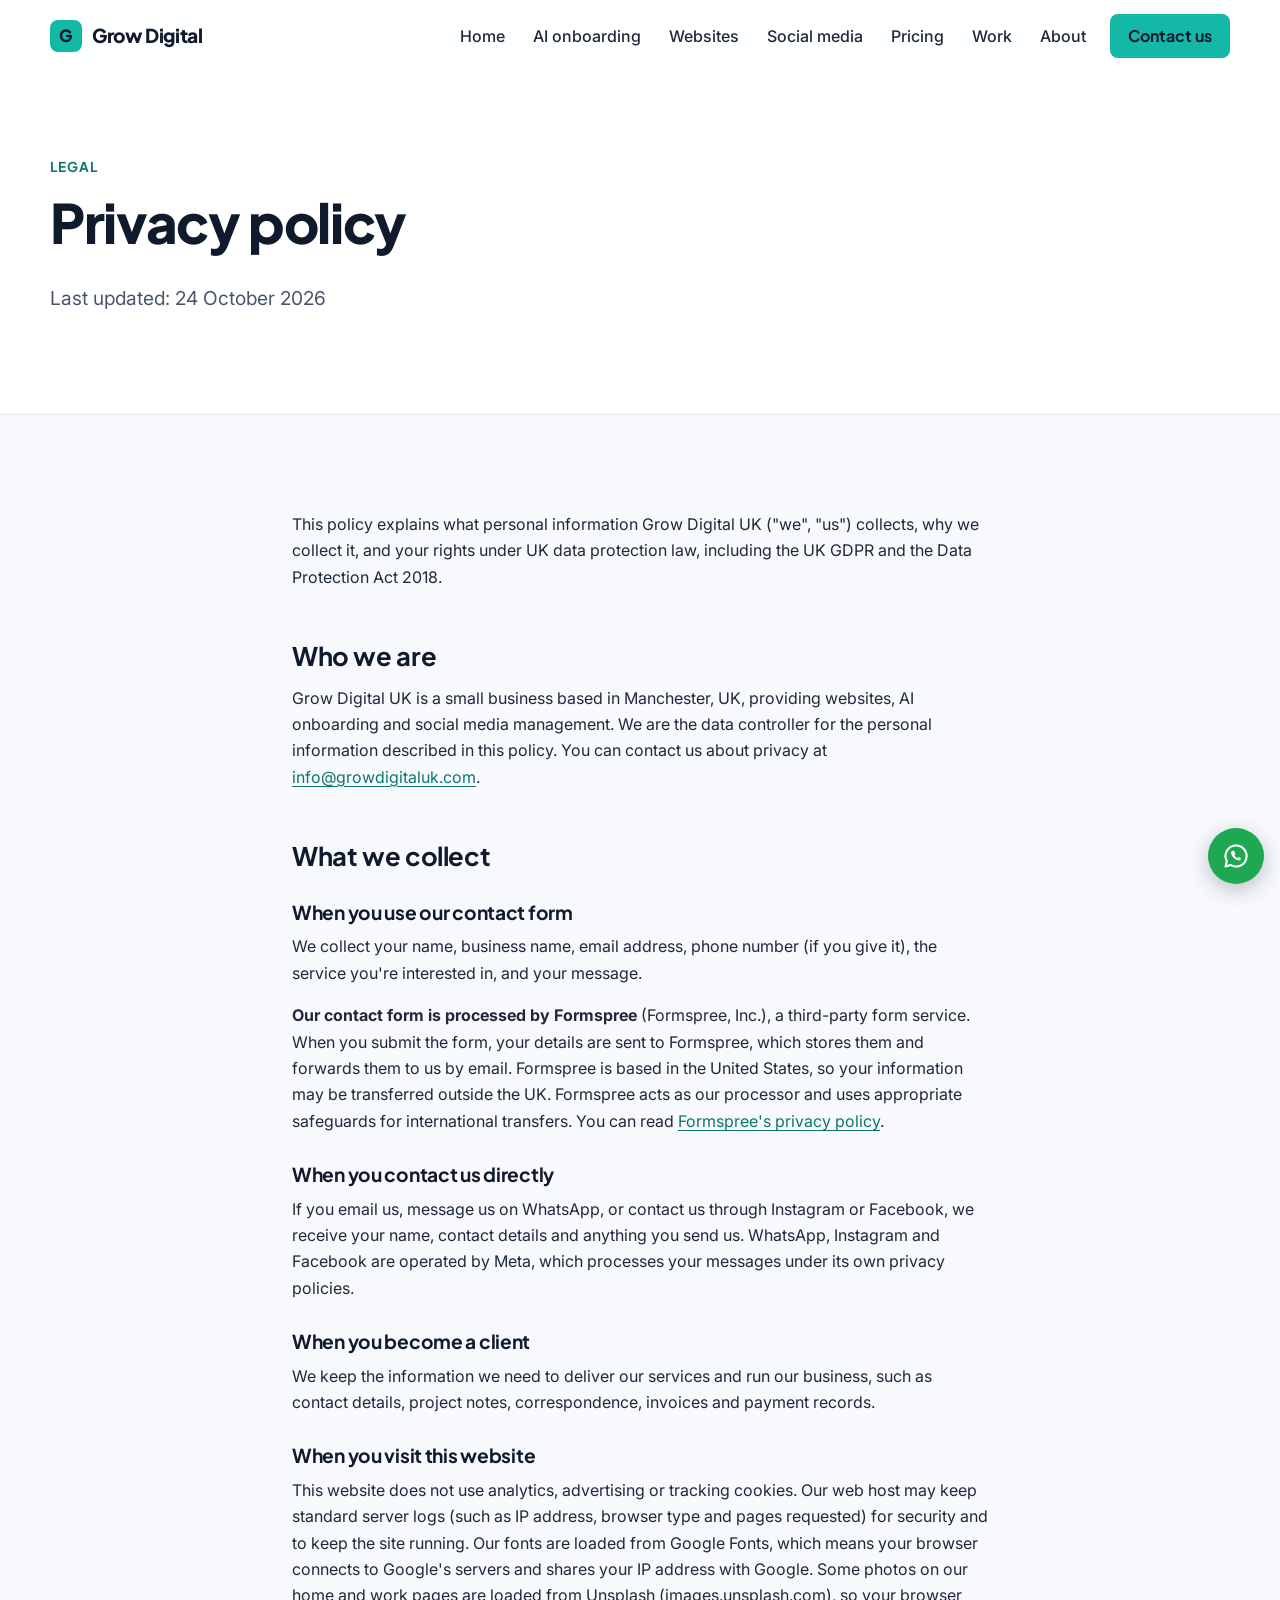
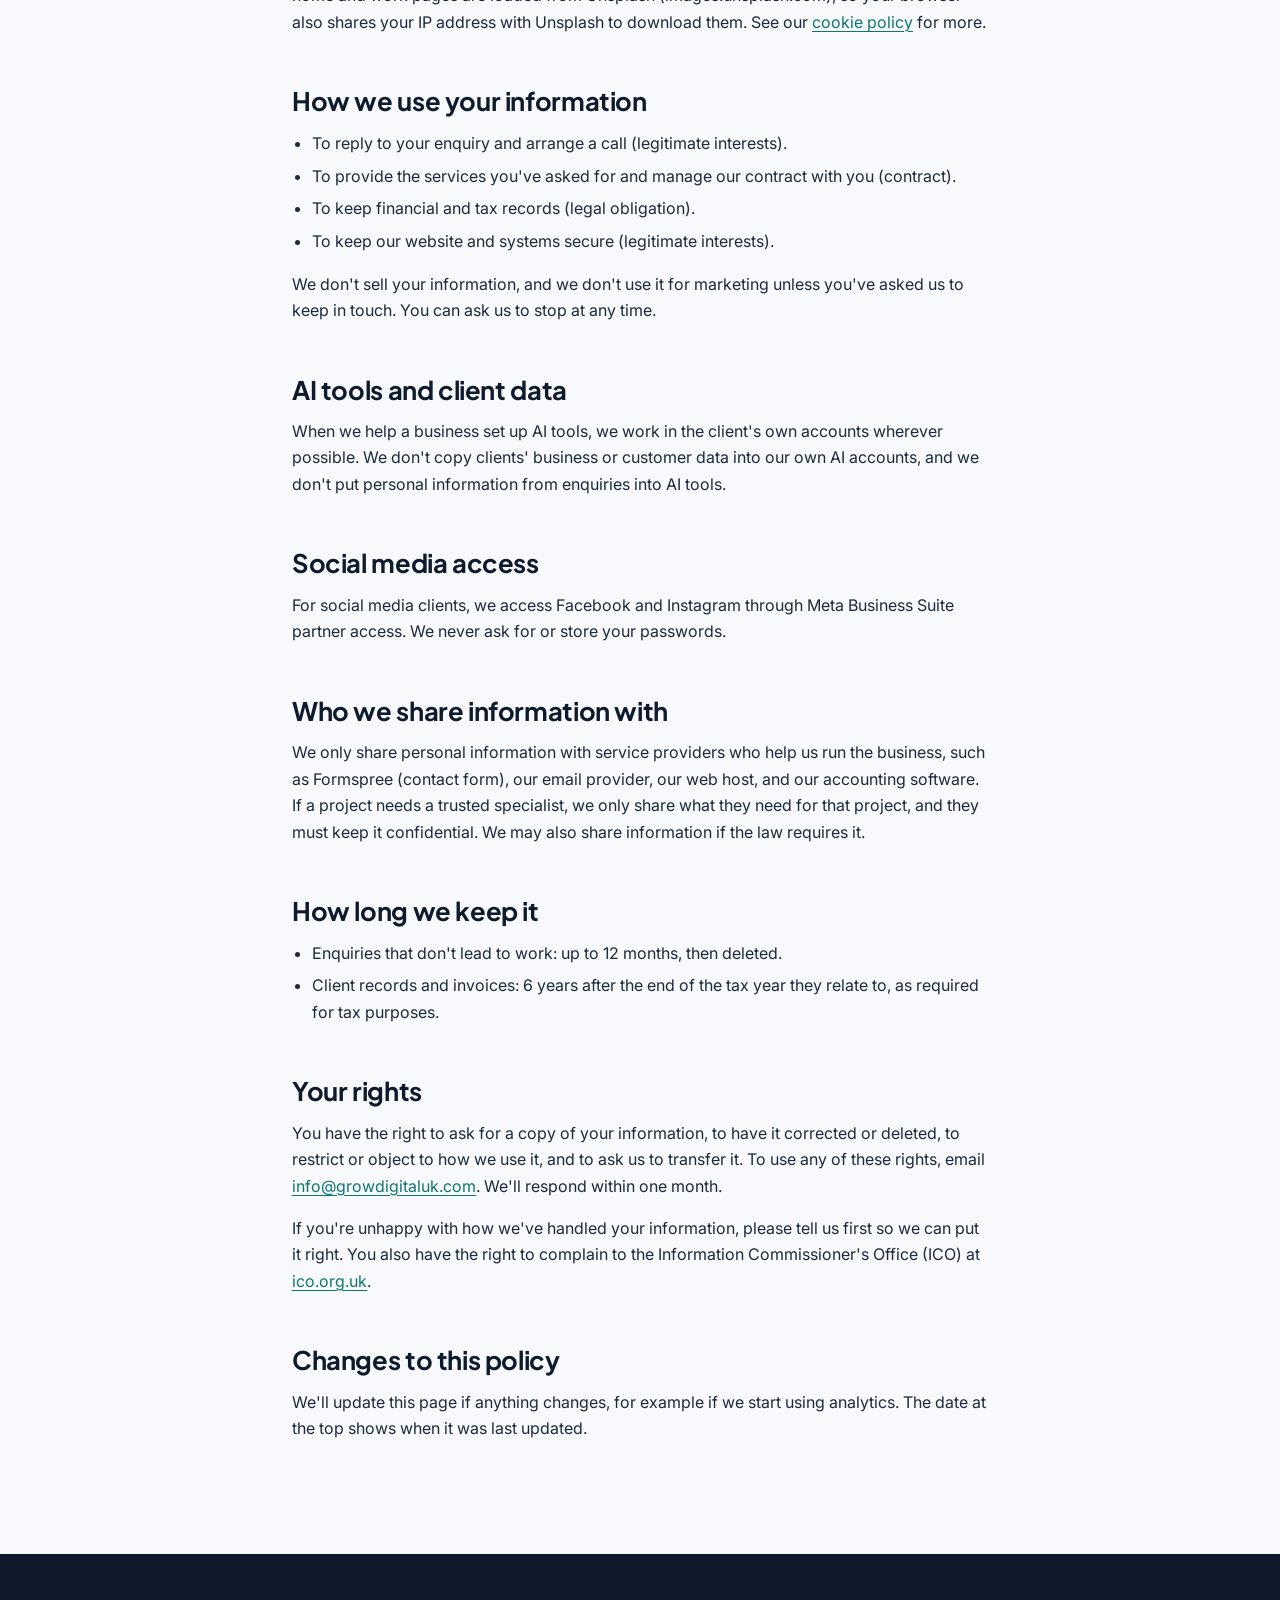
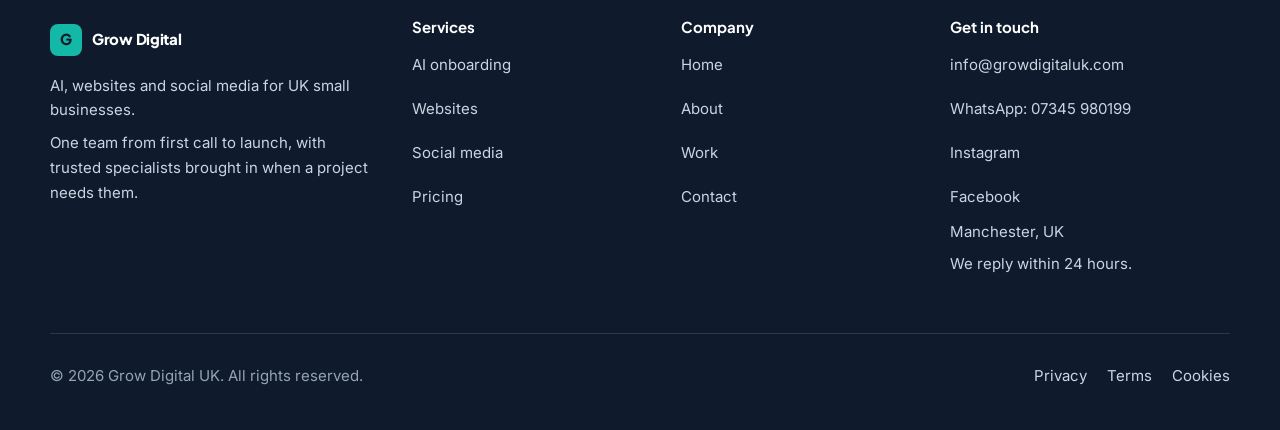
<file: privacy.html>
<!DOCTYPE html>
<html lang="en-GB">
<head>
  <meta charset="utf-8">
  <meta name="viewport" content="width=device-width, initial-scale=1, viewport-fit=cover">
  <title>Privacy Policy | Grow Digital UK</title>
  <meta name="description" content="How Grow Digital UK collects, uses and protects personal information, including enquiries sent through our Formspree contact form.">
  <link rel="canonical" href="https://growdigitaluk.com/privacy.html">
  <meta name="theme-color" content="#0F1B2D">

  <meta property="og:type" content="website">
  <meta property="og:site_name" content="Grow Digital UK">
  <meta property="og:locale" content="en_GB">
  <meta property="og:title" content="Privacy Policy | Grow Digital UK">
  <meta property="og:description" content="How Grow Digital UK collects, uses and protects personal information, including enquiries sent through our Formspree contact form.">
  <meta property="og:url" content="https://growdigitaluk.com/privacy.html">
  <meta property="og:image" content="https://growdigitaluk.com/og-image.png">
  <meta name="twitter:card" content="summary_large_image">

  <link rel="icon" href="favicon.svg" type="image/svg+xml">
  <link rel="apple-touch-icon" href="apple-touch-icon.png">
  <link rel="preconnect" href="https://fonts.googleapis.com">
  <link rel="preconnect" href="https://fonts.gstatic.com" crossorigin>
  <link rel="preconnect" href="https://images.unsplash.com">
  <link rel="stylesheet" href="https://fonts.googleapis.com/css2?family=Inter:wght@400;500;600&family=Plus+Jakarta+Sans:wght@600;700;800&display=swap">
  <link rel="stylesheet" href="styles.css?v=9">
  <script src="main.js?v=9"></script>
</head>
<body>
  <a class="skip-link" href="#main">Skip to content</a>

  <header class="site-header">
    <div class="container header-inner">
      <a class="logo" href="index.html" aria-label="Grow Digital home"><span class="logo-mark" aria-hidden="true">G</span>Grow Digital</a>
      <button class="nav-toggle" type="button" aria-expanded="false" aria-controls="site-nav" aria-label="Open menu">
        <span class="nav-toggle-bars" aria-hidden="true"><span></span><span></span><span></span></span>
      </button>
      <nav class="site-nav" id="site-nav" aria-label="Main">
        <ul>
          <li><a href="index.html">Home</a></li>
          <li><a href="ai-onboarding.html">AI onboarding</a></li>
          <li><a href="websites.html">Websites</a></li>
          <li><a href="social-media.html">Social media</a></li>
          <li><a href="pricing.html">Pricing</a></li>
          <li><a href="work.html">Work</a></li>
          <li><a href="about.html">About</a></li>
          <li class="nav-cta"><a href="contact.html">Contact us</a></li>
        </ul>
      </nav>
    </div>
  </header>

  <main id="main">
    <section class="page-hero" aria-labelledby="page-title">
      <div class="container">
        <p class="eyebrow">Legal</p>
        <h1 id="page-title">Privacy policy</h1>
        <p class="lead">Last updated: 24 October 2026</p>
      </div>
    </section>

    <section class="section">
      <div class="container prose">
        <p>This policy explains what personal information Grow Digital UK ("we", "us") collects, why we collect it, and your rights under UK data protection law, including the UK GDPR and the Data Protection Act 2018.</p>

        <h2>Who we are</h2>
        <p>Grow Digital UK is a small business based in Manchester, UK, providing websites, AI onboarding and social media management. We are the data controller for the personal information described in this policy. You can contact us about privacy at <a href="mailto:info@growdigitaluk.com">info@growdigitaluk.com</a>.</p>

        <h2>What we collect</h2>
        <h3>When you use our contact form</h3>
        <p>We collect your name, business name, email address, phone number (if you give it), the service you're interested in, and your message.</p>
        <p><strong>Our contact form is processed by Formspree</strong> (Formspree, Inc.), a third-party form service. When you submit the form, your details are sent to Formspree, which stores them and forwards them to us by email. Formspree is based in the United States, so your information may be transferred outside the UK. Formspree acts as our processor and uses appropriate safeguards for international transfers. You can read <a href="https://formspree.io/legal/privacy-policy" target="_blank" rel="noopener">Formspree's privacy policy</a>.</p>

        <h3>When you contact us directly</h3>
        <p>If you email us, message us on WhatsApp, or contact us through Instagram or Facebook, we receive your name, contact details and anything you send us. WhatsApp, Instagram and Facebook are operated by Meta, which processes your messages under its own privacy policies.</p>

        <h3>When you become a client</h3>
        <p>We keep the information we need to deliver our services and run our business, such as contact details, project notes, correspondence, invoices and payment records.</p>

        <h3>When you visit this website</h3>
        <p>This website does not use analytics, advertising or tracking cookies. Our web host may keep standard server logs (such as IP address, browser type and pages requested) for security and to keep the site running. Our fonts are loaded from Google Fonts, which means your browser connects to Google's servers and shares your IP address with Google. Some photos on our home and work pages are loaded from Unsplash (images.unsplash.com), so your browser also shares your IP address with Unsplash to download them. See our <a href="cookies.html">cookie policy</a> for more.</p>

        <h2>How we use your information</h2>
        <ul>
          <li>To reply to your enquiry and arrange a call (legitimate interests).</li>
          <li>To provide the services you've asked for and manage our contract with you (contract).</li>
          <li>To keep financial and tax records (legal obligation).</li>
          <li>To keep our website and systems secure (legitimate interests).</li>
        </ul>
        <p>We don't sell your information, and we don't use it for marketing unless you've asked us to keep in touch. You can ask us to stop at any time.</p>

        <h2>AI tools and client data</h2>
        <p>When we help a business set up AI tools, we work in the client's own accounts wherever possible. We don't copy clients' business or customer data into our own AI accounts, and we don't put personal information from enquiries into AI tools.</p>

        <h2>Social media access</h2>
        <p>For social media clients, we access Facebook and Instagram through Meta Business Suite partner access. We never ask for or store your passwords.</p>

        <h2>Who we share information with</h2>
        <p>We only share personal information with service providers who help us run the business, such as Formspree (contact form), our email provider, our web host, and our accounting software. If a project needs a trusted specialist, we only share what they need for that project, and they must keep it confidential. We may also share information if the law requires it.</p>

        <h2>How long we keep it</h2>
        <ul>
          <li>Enquiries that don't lead to work: up to 12 months, then deleted.</li>
          <li>Client records and invoices: 6 years after the end of the tax year they relate to, as required for tax purposes.</li>
        </ul>

        <h2>Your rights</h2>
        <p>You have the right to ask for a copy of your information, to have it corrected or deleted, to restrict or object to how we use it, and to ask us to transfer it. To use any of these rights, email <a href="mailto:info@growdigitaluk.com">info@growdigitaluk.com</a>. We'll respond within one month.</p>
        <p>If you're unhappy with how we've handled your information, please tell us first so we can put it right. You also have the right to complain to the Information Commissioner's Office (ICO) at <a href="https://ico.org.uk" target="_blank" rel="noopener">ico.org.uk</a>.</p>

        <h2>Changes to this policy</h2>
        <p>We'll update this page if anything changes, for example if we start using analytics. The date at the top shows when it was last updated.</p>
      </div>
    </section>
  </main>

  <footer class="site-footer">
    <div class="container">
      <div class="footer-grid">
        <div>
          <a class="logo" href="index.html" aria-label="Grow Digital home"><span class="logo-mark" aria-hidden="true">G</span>Grow Digital</a>
          <p>AI, websites and social media for UK small businesses.</p>
          <p>One team from first call to launch, with trusted specialists brought in when a project needs them.</p>
        </div>
        <div>
          <h2 class="footer-heading">Services</h2>
          <ul>
            <li><a href="ai-onboarding.html">AI onboarding</a></li>
            <li><a href="websites.html">Websites</a></li>
            <li><a href="social-media.html">Social media</a></li>
            <li><a href="pricing.html">Pricing</a></li>
          </ul>
        </div>
        <div>
          <h2 class="footer-heading">Company</h2>
          <ul>
            <li><a href="index.html">Home</a></li>
            <li><a href="about.html">About</a></li>
            <li><a href="work.html">Work</a></li>
            <li><a href="contact.html">Contact</a></li>
          </ul>
        </div>
        <div>
          <h2 class="footer-heading">Get in touch</h2>
          <ul>
            <li><a href="mailto:info@growdigitaluk.com">info@growdigitaluk.com</a></li>
            <li><a href="https://wa.me/447345980199" target="_blank" rel="noopener">WhatsApp: 07345 980199</a></li>
            <li><a href="https://instagram.com/igrowdigitaluk" target="_blank" rel="noopener">Instagram</a></li>
            <li><a href="https://www.facebook.com/share/1BgETdXPgi/" target="_blank" rel="noopener">Facebook</a></li>
          </ul>
          <p>Manchester, UK</p>
          <p>We reply within 24 hours.</p>
        </div>
      </div>
      <div class="footer-bottom">
        <p>© 2026 Grow Digital UK. All rights reserved.</p>
        <ul class="footer-legal">
          <li><a href="privacy.html">Privacy</a></li>
          <li><a href="terms.html">Terms</a></li>
          <li><a href="cookies.html">Cookies</a></li>
        </ul>
      </div>
    </div>
  </footer>

  <a class="wa-float" href="https://wa.me/447345980199" target="_blank" rel="noopener" aria-label="Chat with us on WhatsApp">
    <svg viewBox="0 0 24 24" aria-hidden="true"><path d="M12 3a9 9 0 0 0-7.8 13.5L3 21l4.6-1.2A9 9 0 1 0 12 3z" fill="none" stroke="currentColor" stroke-width="1.8" stroke-linejoin="round"/><path d="M9.2 7.6c-.4 0-.9.2-1.1.6-.4.7-.4 1.7.2 2.9.9 1.8 2.4 3.3 4.3 4.2 1.2.6 2.2.6 2.9.2.4-.2.6-.7.6-1.1l-.1-.6-1.9-.9-.9 1a5 5 0 0 1-2.6-2.5l.9-1-.8-2-.5-.8z" fill="currentColor"/></svg>
  </a>
</body>
</html>
</file>
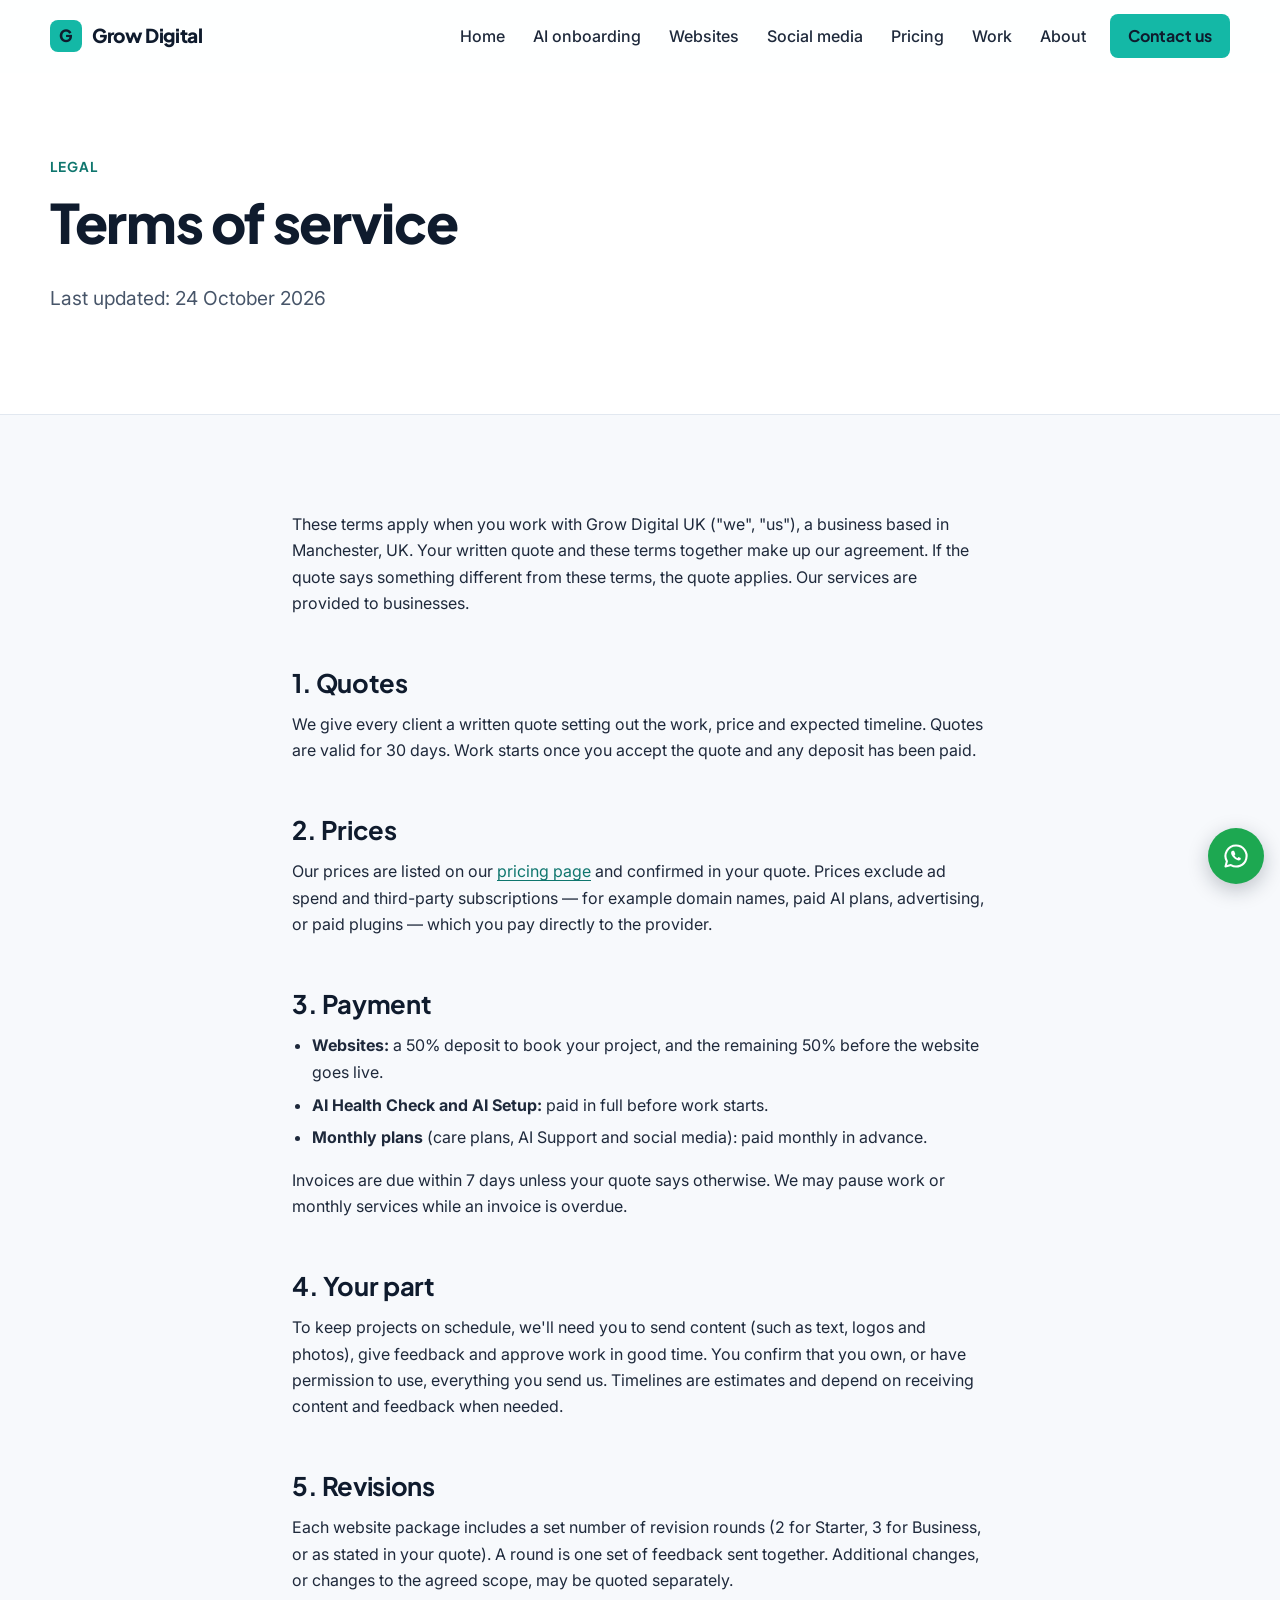
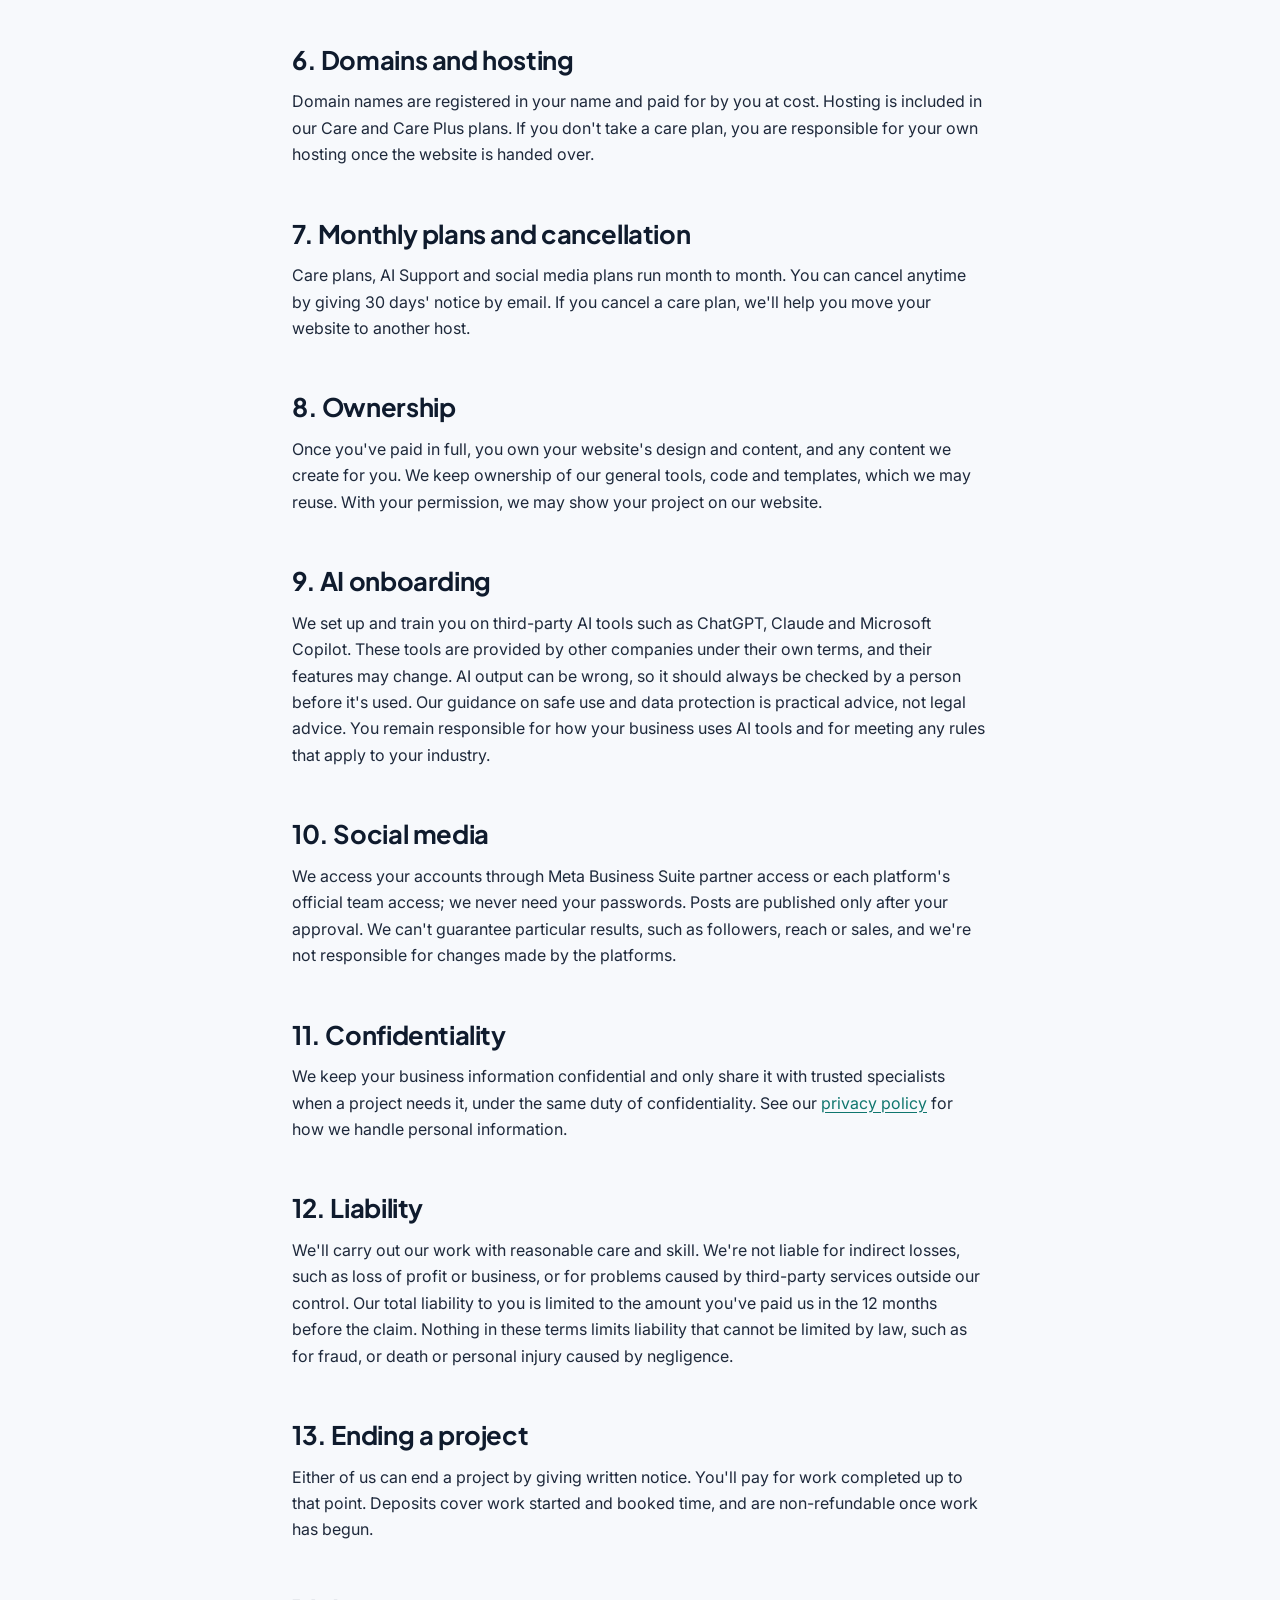
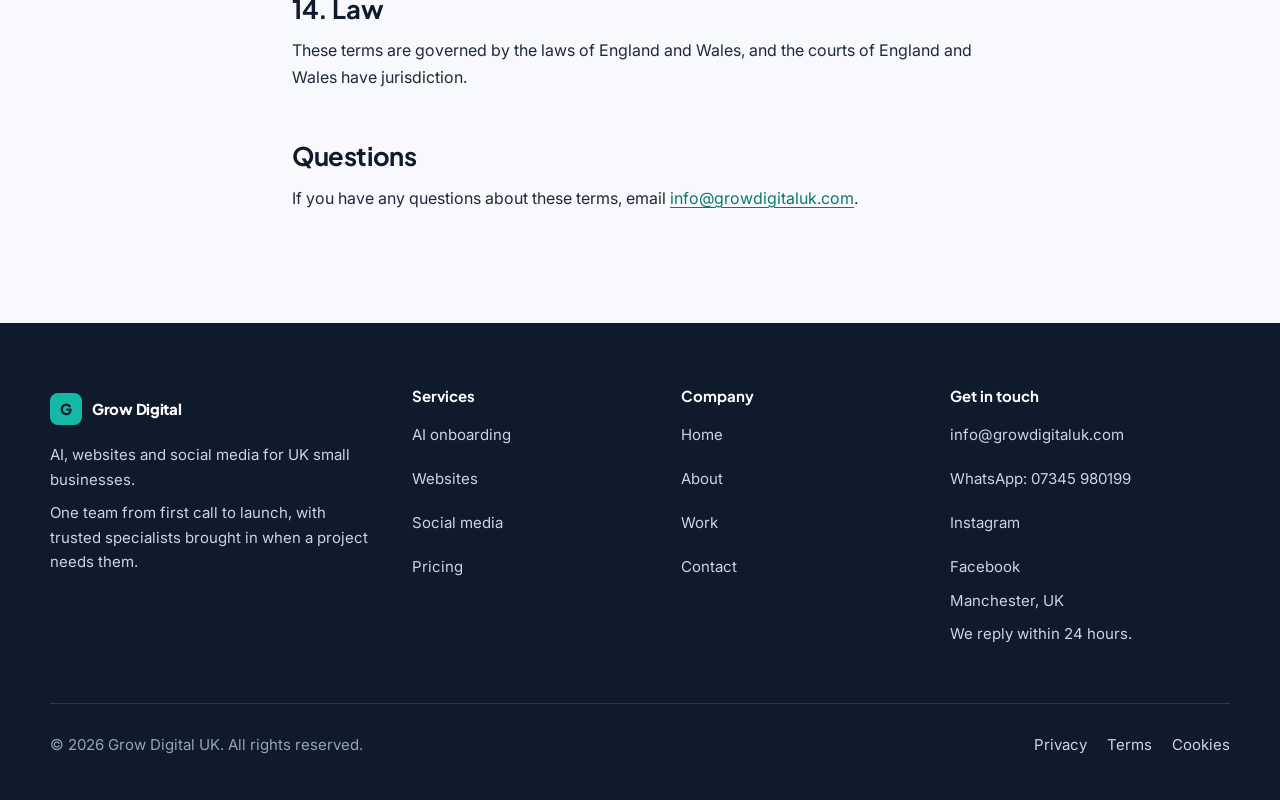
<file: terms.html>
<!DOCTYPE html>
<html lang="en-GB">
<head>
  <meta charset="utf-8">
  <meta name="viewport" content="width=device-width, initial-scale=1, viewport-fit=cover">
  <title>Terms of Service | Grow Digital UK</title>
  <meta name="description" content="The terms that apply when you work with Grow Digital UK for websites, care plans, AI onboarding and social media management.">
  <link rel="canonical" href="https://growdigitaluk.com/terms.html">
  <meta name="theme-color" content="#0F1B2D">

  <meta property="og:type" content="website">
  <meta property="og:site_name" content="Grow Digital UK">
  <meta property="og:locale" content="en_GB">
  <meta property="og:title" content="Terms of Service | Grow Digital UK">
  <meta property="og:description" content="The terms that apply when you work with Grow Digital UK for websites, care plans, AI onboarding and social media management.">
  <meta property="og:url" content="https://growdigitaluk.com/terms.html">
  <meta property="og:image" content="https://growdigitaluk.com/og-image.png">
  <meta name="twitter:card" content="summary_large_image">

  <link rel="icon" href="favicon.svg" type="image/svg+xml">
  <link rel="apple-touch-icon" href="apple-touch-icon.png">
  <link rel="preconnect" href="https://fonts.googleapis.com">
  <link rel="preconnect" href="https://fonts.gstatic.com" crossorigin>
  <link rel="preconnect" href="https://images.unsplash.com">
  <link rel="stylesheet" href="https://fonts.googleapis.com/css2?family=Inter:wght@400;500;600&family=Plus+Jakarta+Sans:wght@600;700;800&display=swap">
  <link rel="stylesheet" href="styles.css?v=9">
  <script src="main.js?v=9"></script>
</head>
<body>
  <a class="skip-link" href="#main">Skip to content</a>

  <header class="site-header">
    <div class="container header-inner">
      <a class="logo" href="index.html" aria-label="Grow Digital home"><span class="logo-mark" aria-hidden="true">G</span>Grow Digital</a>
      <button class="nav-toggle" type="button" aria-expanded="false" aria-controls="site-nav" aria-label="Open menu">
        <span class="nav-toggle-bars" aria-hidden="true"><span></span><span></span><span></span></span>
      </button>
      <nav class="site-nav" id="site-nav" aria-label="Main">
        <ul>
          <li><a href="index.html">Home</a></li>
          <li><a href="ai-onboarding.html">AI onboarding</a></li>
          <li><a href="websites.html">Websites</a></li>
          <li><a href="social-media.html">Social media</a></li>
          <li><a href="pricing.html">Pricing</a></li>
          <li><a href="work.html">Work</a></li>
          <li><a href="about.html">About</a></li>
          <li class="nav-cta"><a href="contact.html">Contact us</a></li>
        </ul>
      </nav>
    </div>
  </header>

  <main id="main">
    <section class="page-hero" aria-labelledby="page-title">
      <div class="container">
        <p class="eyebrow">Legal</p>
        <h1 id="page-title">Terms of service</h1>
        <p class="lead">Last updated: 24 October 2026</p>
      </div>
    </section>

    <section class="section">
      <div class="container prose">
        <p>These terms apply when you work with Grow Digital UK ("we", "us"), a business based in Manchester, UK. Your written quote and these terms together make up our agreement. If the quote says something different from these terms, the quote applies. Our services are provided to businesses.</p>

        <h2>1. Quotes</h2>
        <p>We give every client a written quote setting out the work, price and expected timeline. Quotes are valid for 30 days. Work starts once you accept the quote and any deposit has been paid.</p>

        <h2>2. Prices</h2>
        <p>Our prices are listed on our <a href="pricing.html">pricing page</a> and confirmed in your quote. Prices exclude ad spend and third-party subscriptions — for example domain names, paid AI plans, advertising, or paid plugins — which you pay directly to the provider.</p>

        <h2>3. Payment</h2>
        <ul>
          <li><strong>Websites:</strong> a 50% deposit to book your project, and the remaining 50% before the website goes live.</li>
          <li><strong>AI Health Check and AI Setup:</strong> paid in full before work starts.</li>
          <li><strong>Monthly plans</strong> (care plans, AI Support and social media): paid monthly in advance.</li>
        </ul>
        <p>Invoices are due within 7 days unless your quote says otherwise. We may pause work or monthly services while an invoice is overdue.</p>

        <h2>4. Your part</h2>
        <p>To keep projects on schedule, we'll need you to send content (such as text, logos and photos), give feedback and approve work in good time. You confirm that you own, or have permission to use, everything you send us. Timelines are estimates and depend on receiving content and feedback when needed.</p>

        <h2>5. Revisions</h2>
        <p>Each website package includes a set number of revision rounds (2 for Starter, 3 for Business, or as stated in your quote). A round is one set of feedback sent together. Additional changes, or changes to the agreed scope, may be quoted separately.</p>

        <h2>6. Domains and hosting</h2>
        <p>Domain names are registered in your name and paid for by you at cost. Hosting is included in our Care and Care Plus plans. If you don't take a care plan, you are responsible for your own hosting once the website is handed over.</p>

        <h2>7. Monthly plans and cancellation</h2>
        <p>Care plans, AI Support and social media plans run month to month. You can cancel anytime by giving 30 days' notice by email. If you cancel a care plan, we'll help you move your website to another host.</p>

        <h2>8. Ownership</h2>
        <p>Once you've paid in full, you own your website's design and content, and any content we create for you. We keep ownership of our general tools, code and templates, which we may reuse. With your permission, we may show your project on our website.</p>

        <h2>9. AI onboarding</h2>
        <p>We set up and train you on third-party AI tools such as ChatGPT, Claude and Microsoft Copilot. These tools are provided by other companies under their own terms, and their features may change. AI output can be wrong, so it should always be checked by a person before it's used. Our guidance on safe use and data protection is practical advice, not legal advice. You remain responsible for how your business uses AI tools and for meeting any rules that apply to your industry.</p>

        <h2>10. Social media</h2>
        <p>We access your accounts through Meta Business Suite partner access or each platform's official team access; we never need your passwords. Posts are published only after your approval. We can't guarantee particular results, such as followers, reach or sales, and we're not responsible for changes made by the platforms.</p>

        <h2>11. Confidentiality</h2>
        <p>We keep your business information confidential and only share it with trusted specialists when a project needs it, under the same duty of confidentiality. See our <a href="privacy.html">privacy policy</a> for how we handle personal information.</p>

        <h2>12. Liability</h2>
        <p>We'll carry out our work with reasonable care and skill. We're not liable for indirect losses, such as loss of profit or business, or for problems caused by third-party services outside our control. Our total liability to you is limited to the amount you've paid us in the 12 months before the claim. Nothing in these terms limits liability that cannot be limited by law, such as for fraud, or death or personal injury caused by negligence.</p>

        <h2>13. Ending a project</h2>
        <p>Either of us can end a project by giving written notice. You'll pay for work completed up to that point. Deposits cover work started and booked time, and are non-refundable once work has begun.</p>

        <h2>14. Law</h2>
        <p>These terms are governed by the laws of England and Wales, and the courts of England and Wales have jurisdiction.</p>

        <h2>Questions</h2>
        <p>If you have any questions about these terms, email <a href="mailto:info@growdigitaluk.com">info@growdigitaluk.com</a>.</p>
      </div>
    </section>
  </main>

  <footer class="site-footer">
    <div class="container">
      <div class="footer-grid">
        <div>
          <a class="logo" href="index.html" aria-label="Grow Digital home"><span class="logo-mark" aria-hidden="true">G</span>Grow Digital</a>
          <p>AI, websites and social media for UK small businesses.</p>
          <p>One team from first call to launch, with trusted specialists brought in when a project needs them.</p>
        </div>
        <div>
          <h2 class="footer-heading">Services</h2>
          <ul>
            <li><a href="ai-onboarding.html">AI onboarding</a></li>
            <li><a href="websites.html">Websites</a></li>
            <li><a href="social-media.html">Social media</a></li>
            <li><a href="pricing.html">Pricing</a></li>
          </ul>
        </div>
        <div>
          <h2 class="footer-heading">Company</h2>
          <ul>
            <li><a href="index.html">Home</a></li>
            <li><a href="about.html">About</a></li>
            <li><a href="work.html">Work</a></li>
            <li><a href="contact.html">Contact</a></li>
          </ul>
        </div>
        <div>
          <h2 class="footer-heading">Get in touch</h2>
          <ul>
            <li><a href="mailto:info@growdigitaluk.com">info@growdigitaluk.com</a></li>
            <li><a href="https://wa.me/447345980199" target="_blank" rel="noopener">WhatsApp: 07345 980199</a></li>
            <li><a href="https://instagram.com/igrowdigitaluk" target="_blank" rel="noopener">Instagram</a></li>
            <li><a href="https://www.facebook.com/share/1BgETdXPgi/" target="_blank" rel="noopener">Facebook</a></li>
          </ul>
          <p>Manchester, UK</p>
          <p>We reply within 24 hours.</p>
        </div>
      </div>
      <div class="footer-bottom">
        <p>© 2026 Grow Digital UK. All rights reserved.</p>
        <ul class="footer-legal">
          <li><a href="privacy.html">Privacy</a></li>
          <li><a href="terms.html">Terms</a></li>
          <li><a href="cookies.html">Cookies</a></li>
        </ul>
      </div>
    </div>
  </footer>

  <a class="wa-float" href="https://wa.me/447345980199" target="_blank" rel="noopener" aria-label="Chat with us on WhatsApp">
    <svg viewBox="0 0 24 24" aria-hidden="true"><path d="M12 3a9 9 0 0 0-7.8 13.5L3 21l4.6-1.2A9 9 0 1 0 12 3z" fill="none" stroke="currentColor" stroke-width="1.8" stroke-linejoin="round"/><path d="M9.2 7.6c-.4 0-.9.2-1.1.6-.4.7-.4 1.7.2 2.9.9 1.8 2.4 3.3 4.3 4.2 1.2.6 2.2.6 2.9.2.4-.2.6-.7.6-1.1l-.1-.6-1.9-.9-.9 1a5 5 0 0 1-2.6-2.5l.9-1-.8-2-.5-.8z" fill="currentColor"/></svg>
  </a>
</body>
</html>
</file>
<file: styles.css>
/* ==========================================================================
   Grow Digital UK — shared stylesheet
   Mobile-first. Colours checked against WCAG AA.
   ========================================================================== */

:root {
  /* Brand */
  --navy: #0F1B2D;
  --navy-2: #172A42;
  --teal: #14B8A6;          /* accent / button backgrounds (navy text on top: 6.9:1) */
  --teal-hover: #2DD4BF;
  --teal-dark: #0F766E;     /* teal for text on light backgrounds (5.4:1 on white) */
  --teal-tint: #E6F7F5;

  /* Neutrals */
  --bg: #F7F9FC;
  --white: #FFFFFF;
  --text: #1E293B;
  --muted: #64748B;         /* small labels: 4.7:1 on white, 4.5:1 on --bg */
  --text-soft: #475569;     /* body paragraphs: 7.6:1 on white */
  --amber: #F59E0B;         /* sparing accent; always navy text on top (7.9:1) */
  --line: #E2E8F0;
  --input-border: #64748B;
  --on-navy: #CBD5E1;       /* body text on navy (11:1) */
  --on-navy-muted: #94A3B8; /* small print on navy (6.7:1) */

  /* Shape */
  --radius: 12px;
  --radius-sm: 8px;
  --shadow: 0 1px 2px rgba(15, 27, 45, 0.05), 0 4px 16px rgba(15, 27, 45, 0.06);
  --shadow-lg: 0 2px 6px rgba(15, 27, 45, 0.06), 0 16px 40px rgba(15, 27, 45, 0.12);

  /* Type */
  --font-head: "Plus Jakarta Sans", system-ui, -apple-system, "Segoe UI", Roboto, sans-serif;
  --font-body: "Inter", system-ui, -apple-system, "Segoe UI", Roboto, sans-serif;

  /* Layout */
  --container: 1180px;
  --gutter: clamp(16px, 4vw, 32px);
  --header-h: 72px;
}

/* ---------- Reset ---------- */

*,
*::before,
*::after {
  box-sizing: border-box;
}

html {
  -webkit-text-size-adjust: 100%;
  text-size-adjust: 100%;
  scroll-padding-top: calc(var(--header-h) + 16px);
}

@media (prefers-reduced-motion: no-preference) {
  html {
    scroll-behavior: smooth;
  }
}

body {
  margin: 0;
  background: var(--bg);
  color: var(--text);
  font-family: var(--font-body);
  font-size: 1rem;
  line-height: 1.65;
  -webkit-font-smoothing: antialiased;
}

img,
svg {
  display: block;
  max-width: 100%;
  height: auto;
}

h1, h2, h3, h4 {
  margin: 0 0 0.5em;
  color: var(--navy);
  font-family: var(--font-head);
  font-weight: 700;
  line-height: 1.2;
  letter-spacing: -0.015em;
  overflow-wrap: break-word;
}

h1 {
  font-size: clamp(2rem, 1.3rem + 3.2vw, 3.4rem);
  font-weight: 800;
  letter-spacing: -0.025em;
}

h2 {
  font-size: clamp(1.6rem, 1.2rem + 1.6vw, 2.35rem);
}

h3 {
  font-size: 1.2rem;
}

p {
  margin: 0 0 1em;
}

a {
  color: var(--teal-dark);
  text-underline-offset: 3px;
}

a:hover {
  color: var(--navy);
}

ul,
ol {
  margin: 0 0 1em;
  padding-left: 1.25em;
}

:focus-visible {
  outline: 3px solid var(--teal-dark);
  outline-offset: 2px;
  border-radius: 4px;
}

.section-navy :focus-visible,
.site-footer :focus-visible,
.cta-band :focus-visible {
  outline-color: var(--teal);
}

.sr-only {
  position: absolute;
  width: 1px;
  height: 1px;
  padding: 0;
  margin: -1px;
  overflow: hidden;
  clip: rect(0, 0, 0, 0);
  white-space: nowrap;
  border: 0;
}

.skip-link {
  position: absolute;
  top: 8px;
  left: 8px;
  z-index: 100;
  padding: 12px 16px;
  background: var(--navy);
  color: var(--white);
  border-radius: var(--radius-sm);
  transform: translateY(-200%);
}

.skip-link:focus {
  transform: none;
  color: var(--white);
}

/* ---------- Layout helpers ---------- */

.container {
  width: 100%;
  max-width: calc(var(--container) + 2 * var(--gutter));
  margin-inline: auto;
  padding-inline: var(--gutter);
}

.narrow {
  max-width: 760px;
}

.section {
  padding-block: clamp(56px, 8vw, 96px);
}

.section-white {
  background: var(--white);
}

.section-navy {
  background: var(--navy);
  color: var(--on-navy);
}

.section-navy h2,
.section-navy h3 {
  color: var(--white);
}

.section-head {
  max-width: 680px;
  margin-bottom: clamp(32px, 5vw, 48px);
}

.section-head.center {
  margin-inline: auto;
  text-align: center;
}

.section-head p:not(.eyebrow) {
  color: var(--text-soft);
  font-size: 1.075rem;
}

.section-navy .section-head p:not(.eyebrow) {
  color: var(--on-navy);
}

.eyebrow {
  display: inline-block;
  margin-bottom: 12px;
  color: var(--teal-dark);
  font-family: var(--font-head);
  font-size: 0.85rem;
  font-weight: 700;
  letter-spacing: 0.08em;
  text-transform: uppercase;
}

.section-navy .eyebrow,
.cta-band .eyebrow {
  color: var(--teal);
}

.lead {
  color: var(--text-soft);
  font-size: clamp(1.05rem, 1rem + 0.3vw, 1.2rem);
}

.muted {
  color: var(--text-soft);
}

.note {
  color: var(--text-soft);
  font-size: 0.95rem;
}

.after-grid {
  margin-top: 24px;
}

.h3-size {
  font-size: 1.2rem;
}

.pricing-group-head p {
  margin: 0;
}

.grid {
  display: grid;
  grid-template-columns: minmax(0, 1fr);
  gap: 24px;
}

@media (min-width: 640px) {
  .grid-2,
  .grid-3,
  .grid-4 {
    grid-template-columns: repeat(2, minmax(0, 1fr));
  }
}

@media (min-width: 960px) {
  .grid-3 {
    grid-template-columns: repeat(3, minmax(0, 1fr));
  }

  .grid-4 {
    grid-template-columns: repeat(4, minmax(0, 1fr));
  }
}

.stack > * + * {
  margin-top: 16px;
}

/* ---------- Buttons ---------- */

.btn {
  display: inline-flex;
  align-items: center;
  justify-content: center;
  gap: 8px;
  min-height: 48px;
  padding: 12px 22px;
  border: 2px solid transparent;
  border-radius: 10px;
  font-family: var(--font-head);
  font-size: 1rem;
  font-weight: 700;
  line-height: 1.2;
  text-align: center;
  text-decoration: none;
  cursor: pointer;
  transition: background-color 0.15s ease, border-color 0.15s ease, color 0.15s ease;
}

.btn-primary {
  background: var(--teal);
  color: var(--navy);
}

.btn-primary:hover {
  background: var(--teal-hover);
  color: var(--navy);
}

.btn-secondary {
  background: var(--white);
  border-color: var(--line);
  color: var(--navy);
}

.btn-secondary:hover {
  border-color: var(--navy);
  color: var(--navy);
}

.btn-outline-light {
  background: transparent;
  border-color: rgba(255, 255, 255, 0.45);
  color: var(--white);
}

.btn-outline-light:hover {
  border-color: var(--white);
  color: var(--white);
}

.btn-block {
  width: 100%;
}

.btn-row {
  display: flex;
  flex-wrap: wrap;
  gap: 12px;
}

@media (max-width: 479.98px) {
  .btn-row .btn {
    width: 100%;
  }
}

.text-link {
  display: inline-flex;
  align-items: center;
  gap: 6px;
  min-height: 44px;
  font-weight: 600;
  text-decoration: none;
}

.text-link:hover {
  text-decoration: underline;
}

/* ---------- Header & navigation ---------- */

.site-header {
  position: relative;
  z-index: 50;
  background: var(--white);
  border-bottom: 1px solid var(--line);
}

.js .site-header {
  position: sticky;
  top: 0;
  background: rgba(255, 255, 255, 0.88);
  -webkit-backdrop-filter: saturate(160%) blur(10px);
  backdrop-filter: saturate(160%) blur(10px);
  border-bottom-color: transparent;
  transition: background-color 0.25s ease, box-shadow 0.25s ease, border-color 0.25s ease;
}

.js .site-header.is-scrolled,
.js .site-header.nav-open {
  background: var(--white);
  border-bottom-color: var(--line);
  box-shadow: 0 6px 24px rgba(15, 27, 45, 0.08);
}

.header-inner {
  display: flex;
  flex-wrap: wrap;
  align-items: center;
  justify-content: space-between;
  gap: 8px 16px;
  min-height: var(--header-h);
}

.logo {
  display: inline-flex;
  align-items: center;
  gap: 10px;
  min-height: 44px;
  color: var(--navy);
  font-family: var(--font-head);
  font-size: 1.2rem;
  font-weight: 800;
  letter-spacing: -0.02em;
  text-decoration: none;
  white-space: nowrap;
}

.logo:hover {
  color: var(--navy);
}

.logo-mark {
  display: grid;
  place-items: center;
  width: 32px;
  height: 32px;
  border-radius: 8px;
  background: var(--teal);
  color: var(--navy);
  font-size: 1.05rem;
  font-weight: 800;
  letter-spacing: 0;
}

.nav-toggle {
  display: none;
}

.site-nav {
  width: 100%;
  padding-bottom: 12px;
}

.site-nav ul {
  display: flex;
  flex-wrap: wrap;
  gap: 4px;
  margin: 0;
  padding: 0;
  list-style: none;
}

.site-nav a {
  display: flex;
  align-items: center;
  min-height: 44px;
  padding: 0 12px;
  border-radius: var(--radius-sm);
  color: var(--text);
  font-weight: 500;
  text-decoration: none;
}

.site-nav a:hover {
  background: var(--bg);
  color: var(--teal-dark);
}

.site-nav a[aria-current="page"] {
  color: var(--teal-dark);
  font-weight: 600;
}

.site-nav .nav-cta a {
  background: var(--teal);
  color: var(--navy);
  font-family: var(--font-head);
  font-weight: 700;
  padding: 0 18px;
}

.site-nav .nav-cta a:hover {
  background: var(--teal-hover);
  color: var(--navy);
}

/* Mobile and tablet: hamburger (only when JS is running; without JS the links show as a wrapped list) */
@media (max-width: 1079.98px) {
  .js .nav-toggle {
    display: inline-flex;
    align-items: center;
    justify-content: center;
    width: 48px;
    height: 48px;
    padding: 0;
    border: 1px solid var(--line);
    border-radius: 10px;
    background: var(--white);
    color: var(--navy);
    cursor: pointer;
  }

  .nav-toggle-bars {
    position: relative;
    width: 20px;
    height: 14px;
  }

  .nav-toggle-bars span {
    position: absolute;
    left: 0;
    width: 100%;
    height: 2px;
    border-radius: 2px;
    background: currentColor;
    transition: transform 0.2s ease, opacity 0.2s ease, top 0.2s ease;
  }

  .nav-toggle-bars span:nth-child(1) { top: 0; }
  .nav-toggle-bars span:nth-child(2) { top: 6px; }
  .nav-toggle-bars span:nth-child(3) { top: 12px; }

  .nav-open .nav-toggle-bars span:nth-child(1) { top: 6px; transform: rotate(45deg); }
  .nav-open .nav-toggle-bars span:nth-child(2) { opacity: 0; }
  .nav-open .nav-toggle-bars span:nth-child(3) { top: 6px; transform: rotate(-45deg); }

  .js .site-nav {
    display: none;
    position: absolute;
    top: 100%;
    left: 0;
    right: 0;
    max-height: calc(100vh - var(--header-h));
    max-height: calc(100dvh - var(--header-h));
    overflow-y: auto;
    padding: 8px var(--gutter) calc(20px + env(safe-area-inset-bottom));
    background: var(--white);
    border-bottom: 1px solid var(--line);
    box-shadow: var(--shadow-lg);
  }

  .js .nav-open .site-nav {
    display: block;
  }

  .js .site-nav ul {
    flex-direction: column;
    gap: 0;
  }

  .js .site-nav li:not(.nav-cta) a {
    min-height: 52px;
    padding: 0 4px;
    border-radius: 0;
    border-bottom: 1px solid var(--line);
    font-size: 1.05rem;
  }

  .js .site-nav li:not(.nav-cta) a:hover {
    background: transparent;
  }

  .js .site-nav .nav-cta a {
    justify-content: center;
    min-height: 52px;
    margin-top: 16px;
  }
}

@media (min-width: 1080px) {
  .site-nav {
    width: auto;
    padding-bottom: 0;
  }

  .site-nav ul {
    flex-wrap: nowrap;
    align-items: center;
  }

  .site-nav .nav-cta {
    margin-left: 8px;
  }
}

/* ---------- Hero ---------- */

.hero {
  padding-block: clamp(40px, 7vw, 88px) clamp(56px, 8vw, 96px);
}

.hero-grid {
  display: grid;
  grid-template-columns: minmax(0, 1fr);
  gap: 48px;
  align-items: center;
}

@media (min-width: 960px) {
  .hero-grid {
    grid-template-columns: minmax(0, 1.05fr) minmax(0, 0.95fr);
    gap: 56px;
  }
}

.hero h1 .accent {
  display: block;
  color: var(--teal-dark);
}

.hero .lead {
  max-width: 560px;
  margin-bottom: 28px;
}

.hero-points {
  display: flex;
  flex-wrap: wrap;
  gap: 10px 22px;
  margin: 28px 0 0;
  padding: 0;
  list-style: none;
  color: var(--text);
  font-weight: 500;
}

.hero-points li {
  display: flex;
  align-items: center;
  gap: 10px;
}

.hero-points li::before {
  content: "";
  flex: none;
  width: 20px;
  height: 20px;
  border-radius: 50%;
  background: var(--teal) url("data:image/svg+xml,%3Csvg xmlns='http://www.w3.org/2000/svg' viewBox='0 0 24 24' fill='none' stroke='%230F1B2D' stroke-width='3.2' stroke-linecap='round' stroke-linejoin='round'%3E%3Cpath d='M20 6L9 17l-5-5'/%3E%3C/svg%3E") center / 12px no-repeat;
}

/* ---------- Browser-window mockup (pure CSS) ---------- */

.browser {
  width: 100%;
  max-width: 560px;
  margin-inline: auto;
  overflow: hidden;
  background: var(--white);
  border: 1px solid var(--line);
  border-radius: var(--radius);
  box-shadow: var(--shadow-lg);
}

.browser-bar {
  display: flex;
  align-items: center;
  gap: 12px;
  padding: 11px 14px;
  background: #EEF2F7;
  border-bottom: 1px solid var(--line);
}

.browser-dots {
  display: flex;
  flex: none;
  gap: 6px;
}

.browser-dots span {
  width: 10px;
  height: 10px;
  border-radius: 50%;
  background: #CBD5E1;
}

.browser-dots span:nth-child(1) { background: #F87171; }
.browser-dots span:nth-child(2) { background: #FBBF24; }
.browser-dots span:nth-child(3) { background: #34D399; }

.browser-url {
  flex: 1;
  min-width: 0;
  padding: 3px 10px;
  overflow: hidden;
  background: var(--white);
  border-radius: 6px;
  color: var(--muted);
  font-size: 0.75rem;
  white-space: nowrap;
  text-overflow: ellipsis;
}

.browser-url::before {
  content: "";
  display: inline-block;
  width: 7px;
  height: 8px;
  margin-right: 6px;
  border: 1.5px solid currentColor;
  border-radius: 2px;
  vertical-align: -1px;
  opacity: 0.7;
}

/* ---------- Site mockups inside the browser frame ----------
   Everything scales with the mockup's own width (container query units),
   so it reads like a real homepage screenshot at any size. */

.sm {
  --sm-bg: #FFFFFF;
  --sm-ink: #111827;
  --sm-muted: #6B7280;
  --sm-accent: #111827;
  --sm-accent-ink: #FFFFFF;
  --sm-head: var(--font-head);
  --sm-panel: #F3F4F6;
  container-type: inline-size;
  background: var(--sm-bg);
  color: var(--sm-ink);
  font-family: var(--font-body);
  line-height: 1.3;
}

.sm-nav {
  display: flex;
  align-items: center;
  justify-content: space-between;
  gap: 3cqw;
  padding: 2.6cqw 4.5cqw;
  font-size: 1.9cqw;
}

.sm-logo {
  font-family: var(--sm-head);
  font-size: 3cqw;
  font-weight: 700;
  letter-spacing: 0.01em;
  white-space: nowrap;
}

.sm-links {
  display: flex;
  gap: 3.2cqw;
  margin-left: auto;
  color: var(--sm-muted);
  white-space: nowrap;
}

.sm-cta,
.sm-btn {
  display: inline-block;
  border-radius: 0.8cqw;
  background: var(--sm-accent);
  color: var(--sm-accent-ink);
  font-weight: 600;
  white-space: nowrap;
}

.sm-cta {
  padding: 1.1cqw 2.4cqw;
}

.sm-btn {
  padding: 1.5cqw 3.2cqw;
  font-size: 1.9cqw;
}

.sm-hero {
  position: relative;
  aspect-ratio: 16 / 8.2;
  overflow: hidden;
  background: var(--sm-panel);
}

.sm-hero img {
  position: absolute;
  inset: 0;
  width: 100%;
  height: 100%;
  object-fit: cover;
}

/* Overlay hero: darken the photo (not the text) so white text stays readable */
.sm-overlay .sm-hero::after {
  content: "";
  position: absolute;
  inset: 0;
  background: linear-gradient(90deg, rgba(0, 0, 0, 0.72) 0%, rgba(0, 0, 0, 0.35) 55%, rgba(0, 0, 0, 0.05) 100%);
}

.sm-hero-text {
  position: absolute;
  z-index: 1;
  left: 5cqw;
  bottom: 6.5cqw;
  max-width: 58%;
  color: #FFFFFF;
}

.sm-kicker {
  display: block;
  margin-bottom: 1.4cqw;
  font-size: 1.55cqw;
  font-weight: 600;
  letter-spacing: 0.18em;
  text-transform: uppercase;
  opacity: 0.85;
}

.sm-title {
  display: block;
  margin-bottom: 2.6cqw;
  font-family: var(--sm-head);
  font-size: 5.4cqw;
  font-weight: 600;
  line-height: 1.06;
  letter-spacing: -0.01em;
}

/* Split hero: text panel on the left, photo on the right */
.sm-split .sm-hero {
  display: grid;
  grid-template-columns: 1fr 1fr;
}

.sm-split .sm-hero img {
  position: static;
  grid-column: 2;
  grid-row: 1;
}

.sm-split .sm-hero-text {
  position: static;
  grid-column: 1;
  grid-row: 1;
  align-self: center;
  max-width: none;
  padding: 0 4cqw 0 5cqw;
  color: var(--sm-ink);
}

.sm-split .sm-kicker {
  color: var(--sm-accent);
  opacity: 1;
}

.sm-search {
  display: flex;
  align-items: center;
  justify-content: space-between;
  gap: 2cqw;
  width: 46cqw;
  padding: 0.9cqw 0.9cqw 0.9cqw 2.2cqw;
  border-radius: 1cqw;
  background: #FFFFFF;
  color: #6B7280;
  font-size: 1.8cqw;
}

.sm-search .sm-btn {
  padding: 1.2cqw 2.4cqw;
}

.sm-tags {
  display: flex;
  gap: 1.4cqw;
  margin-top: 2.4cqw;
  font-size: 1.6cqw;
  color: var(--sm-muted);
}

.sm-tags span {
  padding: 0.6cqw 1.6cqw;
  border: 1px solid currentColor;
  border-radius: 99px;
}

.sm-cards {
  display: grid;
  grid-template-columns: repeat(3, minmax(0, 1fr));
  gap: 2.6cqw;
  padding: 3.4cqw 4.5cqw 4.5cqw;
}

.sm-card img {
  display: block;
  width: 100%;
  aspect-ratio: 4 / 3;
  object-fit: cover;
  border-radius: 0.8cqw;
}

.sm-card-title {
  display: block;
  margin-top: 1.5cqw;
  font-family: var(--sm-head);
  font-size: 2.2cqw;
  font-weight: 600;
}

.sm-card-sub {
  display: block;
  margin-top: 0.4cqw;
  color: var(--sm-muted);
  font-size: 1.65cqw;
}

/* Text-only cards (home page mockup) */
.sm-card.text {
  padding: 2.4cqw;
  border: 1px solid var(--line);
  border-radius: 1cqw;
  background: var(--bg);
}

.sm-card.text .sm-card-title {
  margin-top: 0;
}

/* Small mockups (phones): drop the nav links and enlarge the type a little */
@container (max-width: 480px) {
  .sm-links { display: none; }
  .sm-nav { font-size: 2.6cqw; }
  .sm-logo { font-size: 3.8cqw; }
  .sm-title { font-size: 6.4cqw; }
  .sm-btn { font-size: 2.6cqw; }
  .sm-kicker { font-size: 2.1cqw; }
  .sm-card-title { font-size: 2.9cqw; }
  .sm-card-sub { font-size: 2.3cqw; }
  .sm-search { width: 100%; font-size: 2.4cqw; }
  .sm-tags { display: none; }
  .sm-split .sm-hero { grid-template-columns: 1.1fr 0.9fr; }
}

/* Very small mockups (the phone frame): stack and enlarge */
@container (max-width: 260px) {
  .sm-nav { padding: 4.5cqw 6cqw; }
  .sm-logo { font-size: 6.5cqw; }
  .sm-cta { display: none; }
  .sm-hero { aspect-ratio: 3 / 4; }
  .sm-hero-text { left: 7cqw; right: 7cqw; bottom: 9cqw; max-width: none; }
  .sm-kicker { font-size: 3.6cqw; }
  .sm-title { font-size: 9.5cqw; }
  .sm-btn { padding: 2.6cqw 5cqw; font-size: 3.8cqw; }
  .sm-split .sm-hero { grid-template-columns: 1fr; grid-template-rows: auto minmax(0, 1fr); }
  .sm-split .sm-hero img { grid-column: 1; grid-row: 2; height: 100%; }
  .sm-split .sm-hero-text { grid-row: 1; padding: 7cqw 7cqw 5cqw; }
  .sm-search { font-size: 3.6cqw; }
  .sm-search .sm-btn { display: none; }
  .sm-cards { grid-template-columns: 1fr 1fr; gap: 3.5cqw; padding: 6cqw; }
  .sm-cards > :nth-child(3) { display: none; }
  .sm-card-title { font-size: 4.6cqw; }
  .sm-card-sub { font-size: 3.8cqw; }
}

/* Concept themes */
.sm-restaurant {
  --sm-bg: #0E0D0C;
  --sm-ink: #F4EEE6;
  --sm-muted: #A8A096;
  --sm-accent: #C9A46A;
  --sm-accent-ink: #0E0D0C;
  --sm-head: Georgia, "Times New Roman", serif;
}

.sm-trades {
  --sm-bg: #FFFFFF;
  --sm-ink: #0F2A43;
  --sm-muted: #5B6B7B;
  --sm-accent: #F2A900;
  --sm-accent-ink: #0F2A43;
  --sm-panel: #F1F5F9;
}

.sm-trades .sm-nav {
  border-bottom: 1px solid #E5E9EF;
}

.sm-property {
  --sm-bg: #FAF8F4;
  --sm-ink: #22302A;
  --sm-muted: #6D746F;
  --sm-accent: #24493A;
  --sm-accent-ink: #FFFFFF;
  --sm-head: Georgia, "Times New Roman", serif;
}

.sm-salon {
  --sm-bg: #FBF5F2;
  --sm-ink: #3B2A2C;
  --sm-muted: #8A7471;
  --sm-accent: #B98378;
  --sm-accent-ink: #FFFFFF;
  --sm-head: Georgia, "Times New Roman", serif;
  --sm-panel: #F5E9E4;
}

.sm-home {
  --sm-ink: var(--navy);
  --sm-muted: var(--muted);
  --sm-accent: var(--teal);
  --sm-accent-ink: var(--navy);
}

/* ---------- Cards ---------- */

.card {
  padding: clamp(22px, 3vw, 30px);
  background: var(--white);
  border: 1px solid var(--line);
  border-radius: var(--radius);
  box-shadow: var(--shadow);
}

.card > :last-child {
  margin-bottom: 0;
}

.card p {
  color: var(--text);
}

.section-white .card {
  background: var(--bg);
  box-shadow: none;
}

.service-card {
  display: flex;
  flex-direction: column;
}

.service-card .text-link {
  margin-top: auto;
}

.card-tag {
  align-self: flex-start;
  margin-bottom: 14px;
  padding: 4px 10px;
  border-radius: 999px;
  background: var(--teal-tint);
  color: var(--teal-dark);
  font-size: 0.8rem;
  font-weight: 600;
}

.icon-box {
  display: grid;
  place-items: center;
  width: 48px;
  height: 48px;
  margin-bottom: 18px;
  border-radius: 12px;
  background: var(--teal-tint);
  color: var(--teal-dark);
}

.icon-box svg {
  width: 24px;
  height: 24px;
}

.check-list {
  margin: 0 0 1.25em;
  padding: 0;
  list-style: none;
}

.check-list li {
  position: relative;
  padding-left: 28px;
  margin-bottom: 8px;
}

.check-list li::before {
  content: "";
  position: absolute;
  top: 0.45em;
  left: 2px;
  width: 12px;
  height: 7px;
  border-left: 2.5px solid var(--teal-dark);
  border-bottom: 2.5px solid var(--teal-dark);
  transform: rotate(-45deg);
}

.section-navy .check-list li::before {
  border-color: var(--teal);
}

/* ---------- Steps ---------- */

.steps {
  margin: 0;
  padding: 0;
  list-style: none;
  counter-reset: step;
}

.step {
  position: relative;
  counter-increment: step;
}

.step::before {
  content: counter(step);
  display: grid;
  place-items: center;
  width: 44px;
  height: 44px;
  margin-bottom: 18px;
  border-radius: 50%;
  background: var(--navy);
  color: var(--white);
  font-family: var(--font-head);
  font-weight: 800;
}

.step h3 {
  font-size: 1.1rem;
}

.step p {
  color: var(--text-soft);
}

/* ---------- Pricing ---------- */

.price-card {
  display: flex;
  flex-direction: column;
}

.price-card h3 {
  margin-bottom: 4px;
}

.price-card .summary {
  color: var(--text-soft);
  font-size: 0.95rem;
}

.price {
  margin: 8px 0 18px;
  color: var(--navy);
  font-family: var(--font-head);
  font-size: clamp(2rem, 1.7rem + 1vw, 2.5rem);
  font-weight: 800;
  line-height: 1.1;
  letter-spacing: -0.02em;
}

.price .from,
.price .per {
  color: var(--muted);
  font-family: var(--font-body);
  font-size: 1rem;
  font-weight: 500;
  letter-spacing: 0;
}

.price-card .check-list {
  flex: 1;
}

.price-card .btn {
  margin-top: 8px;
}

.price-list {
  margin: 0 0 20px;
  padding: 0;
  list-style: none;
  flex: 1;
}

.price-list li {
  display: flex;
  justify-content: space-between;
  gap: 12px;
  padding: 10px 0;
  border-bottom: 1px solid var(--line);
}

.price-list li:last-child {
  border-bottom: 0;
}

.price-list strong {
  color: var(--navy);
  white-space: nowrap;
}

.price-card.featured {
  border: 2px solid var(--teal);
}

.pricing-group + .pricing-group {
  margin-top: clamp(56px, 8vw, 80px);
}

.pricing-group-head {
  display: flex;
  flex-wrap: wrap;
  align-items: baseline;
  justify-content: space-between;
  gap: 8px 24px;
  margin-bottom: 24px;
}

.pricing-group-head h2 {
  margin: 0;
}

/* ---------- FAQ ---------- */

.faq {
  max-width: 820px;
}

.faq details {
  margin-bottom: 12px;
  background: var(--white);
  border: 1px solid var(--line);
  border-radius: var(--radius);
}

.section-white .faq details {
  background: var(--bg);
}

.faq summary {
  display: flex;
  align-items: center;
  justify-content: space-between;
  gap: 16px;
  min-height: 56px;
  padding: 14px 20px;
  color: var(--navy);
  font-family: var(--font-head);
  font-weight: 700;
  cursor: pointer;
  list-style: none;
}

.faq summary::-webkit-details-marker {
  display: none;
}

.faq summary::after {
  content: "+";
  flex: none;
  display: grid;
  place-items: center;
  width: 28px;
  height: 28px;
  border-radius: 50%;
  background: var(--teal-tint);
  color: var(--teal-dark);
  font-size: 1.2rem;
  line-height: 1;
}

.faq details[open] summary::after {
  content: "\2212";
}

.faq-body {
  padding: 0 20px 18px;
}

.faq-body > :last-child {
  margin-bottom: 0;
}

/* ---------- CTA band ---------- */

.cta-band {
  background: var(--navy);
  color: var(--on-navy);
  text-align: center;
}

.cta-band h2 {
  color: var(--white);
}

.cta-band p {
  max-width: 600px;
  margin-inline: auto;
}

.cta-band .btn-row {
  justify-content: center;
  margin-top: 28px;
}

/* ---------- Inner page hero ---------- */

.page-hero {
  padding-block: clamp(48px, 7vw, 80px);
  background: var(--white);
  border-bottom: 1px solid var(--line);
}

.page-hero .lead {
  max-width: 680px;
}

.page-hero .btn-row {
  margin-top: 24px;
}

/* ---------- Image placeholders ---------- */

.placeholder {
  display: grid;
  place-items: center;
  aspect-ratio: 16 / 10;
  padding: 24px;
  background: repeating-linear-gradient(45deg, #EEF2F7, #EEF2F7 12px, #F5F7FA 12px, #F5F7FA 24px);
  border: 2px dashed #CBD5E1;
  border-radius: var(--radius);
  color: var(--muted);
  font-weight: 600;
  text-align: center;
}

.placeholder.portrait {
  aspect-ratio: 4 / 5;
}

/* ---------- About: founder photo and at-a-glance card ---------- */

.founder-photo {
  width: 100%;
  aspect-ratio: 4 / 5;
  object-fit: cover;
  border-radius: var(--radius);
  box-shadow: var(--shadow);
}

.facts-card {
  padding: clamp(24px, 3vw, 32px);
  background: var(--navy);
  border-radius: var(--radius);
  color: var(--on-navy);
}

.facts-card h2 {
  margin-bottom: 8px;
  color: var(--white);
}

.facts {
  margin: 0 0 24px;
}

.facts div {
  padding: 14px 0;
  border-bottom: 1px solid rgba(255, 255, 255, 0.12);
}

.facts dt {
  color: var(--teal);
  font-family: var(--font-head);
  font-size: 0.85rem;
  font-weight: 700;
  letter-spacing: 0.04em;
  text-transform: uppercase;
}

.facts dd {
  margin: 2px 0 0;
  color: var(--white);
}

/* ---------- Work page ---------- */

.concept-grid {
  display: grid;
  grid-template-columns: minmax(0, 1fr);
  gap: clamp(48px, 6vw, 64px) 40px;
}

@media (min-width: 900px) {
  .concept-grid {
    grid-template-columns: repeat(2, minmax(0, 1fr));
  }
}

.concept .browser {
  max-width: none;
}

.concept-body {
  padding-top: 20px;
}

.concept-body h3 {
  margin-bottom: 6px;
}

.concept-body p {
  margin: 0;
  color: var(--text-soft);
}

.concept-label {
  display: inline-block;
  margin-bottom: 12px;
  padding: 4px 12px;
  border: 1px solid var(--muted);
  border-radius: 999px;
  color: var(--muted);
  font-size: 0.85rem;
  font-weight: 600;
}

.photo-credit {
  margin-top: clamp(40px, 6vw, 56px);
}

/* ---------- Split layout ---------- */

.split {
  display: grid;
  grid-template-columns: minmax(0, 1fr);
  gap: 40px;
  align-items: start;
}

@media (min-width: 900px) {
  .split {
    grid-template-columns: minmax(0, 1fr) minmax(0, 1fr);
    gap: 64px;
  }

  .split.wide-left {
    grid-template-columns: minmax(0, 1.4fr) minmax(0, 1fr);
  }
}

/* ---------- Pills / tag lists ---------- */

.pill-list {
  display: flex;
  flex-wrap: wrap;
  gap: 10px;
  margin: 0;
  padding: 0;
  list-style: none;
}

.pill-list li {
  padding: 8px 14px;
  background: var(--white);
  border: 1px solid var(--line);
  border-radius: 999px;
  color: var(--navy);
  font-weight: 600;
}

/* ---------- Callout ---------- */

.callout {
  padding: 20px 22px;
  background: var(--teal-tint);
  border-left: 4px solid var(--teal-dark);
  border-radius: var(--radius-sm);
}

.callout > :last-child {
  margin-bottom: 0;
}

/* ---------- Forms ---------- */

.form-card {
  padding: clamp(22px, 4vw, 36px);
  background: var(--white);
  border: 1px solid var(--line);
  border-radius: var(--radius);
  box-shadow: var(--shadow);
}

.form-grid {
  display: grid;
  grid-template-columns: minmax(0, 1fr);
  gap: 20px;
}

@media (min-width: 640px) {
  .form-grid {
    grid-template-columns: repeat(2, minmax(0, 1fr));
  }

  .form-grid .full {
    grid-column: 1 / -1;
  }
}

.field label {
  display: block;
  margin-bottom: 6px;
  color: var(--navy);
  font-weight: 600;
}

.field .optional {
  color: var(--muted);
  font-weight: 400;
}

.field input,
.field select,
.field textarea {
  display: block;
  width: 100%;
  min-height: 48px;
  padding: 12px 14px;
  background: var(--white);
  border: 1px solid var(--input-border);
  border-radius: 10px;
  color: var(--text);
  font-family: var(--font-body);
  font-size: 16px; /* 16px stops iOS zooming into fields */
  line-height: 1.4;
}

.field select {
  appearance: none;
  -webkit-appearance: none;
  padding-right: 44px;
  background-image: url("data:image/svg+xml,%3Csvg xmlns='http://www.w3.org/2000/svg' width='12' height='8' viewBox='0 0 12 8'%3E%3Cpath d='M1 1l5 5 5-5' fill='none' stroke='%231E293B' stroke-width='2'/%3E%3C/svg%3E");
  background-repeat: no-repeat;
  background-position: right 16px center;
}

.field textarea {
  min-height: 150px;
  resize: vertical;
}

.field input:focus,
.field select:focus,
.field textarea:focus {
  outline: none;
  border-color: var(--teal-dark);
  box-shadow: 0 0 0 3px rgba(20, 184, 166, 0.35);
}

.hp-field {
  display: none;
}

.form-status {
  margin-top: 16px;
  font-weight: 600;
}

.form-status.success {
  color: var(--teal-dark);
}

.form-status.error {
  color: #B91C1C;
}

.contact-list {
  margin: 0;
  padding: 0;
  list-style: none;
}

.contact-list li {
  padding: 14px 0;
  border-bottom: 1px solid var(--line);
}

.contact-list li:last-child {
  border-bottom: 0;
}

.contact-list .label {
  display: block;
  color: var(--muted);
  font-size: 0.9rem;
}

.contact-list a {
  display: inline-flex;
  align-items: center;
  min-height: 44px;
  font-weight: 600;
  overflow-wrap: anywhere;
}

/* ---------- Prose (legal pages) ---------- */

.prose {
  max-width: 760px;
}

.prose h2 {
  margin-top: 2em;
  font-size: clamp(1.3rem, 1.1rem + 0.8vw, 1.6rem);
}

.prose h3 {
  margin-top: 1.5em;
}

.prose li {
  margin-bottom: 0.4em;
}

.prose a {
  overflow-wrap: anywhere;
}

/* ---------- Footer ---------- */

.site-footer {
  padding: 64px 0 32px;
  background: var(--navy);
  color: var(--on-navy);
  font-size: 15px;
}

.site-footer * {
  font-size: inherit;
}

.footer-grid {
  display: grid;
  grid-template-columns: minmax(0, 1fr);
  gap: 36px;
}

@media (min-width: 640px) {
  .footer-grid {
    grid-template-columns: repeat(2, minmax(0, 1fr));
  }
}

@media (min-width: 1024px) {
  .footer-grid {
    grid-template-columns: minmax(0, 1.4fr) minmax(0, 1fr) minmax(0, 1fr) minmax(0, 1.2fr);
  }
}

.site-footer .logo {
  margin-bottom: 12px;
  color: var(--white);
  font-size: 15px;
}

.site-footer .logo-mark {
  font-size: 15px;
}

.footer-heading {
  margin: 0 0 8px;
  color: var(--white);
  font-family: var(--font-head);
  font-weight: 700;
  letter-spacing: 0;
}

.site-footer ul {
  margin: 0;
  padding: 0;
  list-style: none;
}

.site-footer a {
  display: inline-flex;
  align-items: center;
  min-height: 44px;
  color: var(--on-navy);
  text-decoration: none;
  overflow-wrap: anywhere;
}

.site-footer a:hover {
  color: var(--teal);
  text-decoration: underline;
}

.site-footer p {
  margin: 0 0 8px;
}

.footer-bottom {
  display: flex;
  flex-wrap: wrap;
  align-items: center;
  justify-content: space-between;
  gap: 8px 24px;
  margin-top: 48px;
  padding-top: 20px;
  border-top: 1px solid rgba(255, 255, 255, 0.12);
  color: var(--on-navy-muted);
}

.footer-bottom p {
  margin: 0;
}

.footer-legal {
  display: flex;
  flex-wrap: wrap;
  gap: 0 20px;
}

/* Leave room so the WhatsApp button never sits on top of the last footer links */
@media (max-width: 1279.98px) {
  .js .site-footer {
    padding-bottom: calc(96px + env(safe-area-inset-bottom));
  }
}

/* ---------- WhatsApp floating button ---------- */

.wa-float {
  display: none;
}

.js .wa-float {
  position: fixed;
  right: calc(16px + env(safe-area-inset-right));
  bottom: calc(16px + env(safe-area-inset-bottom));
  z-index: 40;
  display: grid;
  place-items: center;
  width: 56px;
  height: 56px;
  border-radius: 50%;
  background: #1DA851;
  color: var(--white);
  box-shadow: 0 6px 20px rgba(15, 27, 45, 0.25);
  transition: opacity 0.2s ease, transform 0.2s ease, visibility 0.2s;
}

.js .wa-float:hover {
  color: var(--white);
  background: #178A43;
}

.js .wa-float.is-hidden {
  opacity: 0;
  visibility: hidden;
  transform: scale(0.85);
  pointer-events: none;
}

.wa-float svg {
  width: 28px;
  height: 28px;
}

/* Small phones: a slightly smaller button tucked into the corner, and extra room at the
   bottom of each section so the last lines of text can always scroll clear of it */
@media (max-width: 479.98px) {
  .js .wa-float {
    right: calc(12px + env(safe-area-inset-right));
    bottom: calc(12px + env(safe-area-inset-bottom));
    width: 48px;
    height: 48px;
  }

  .wa-float svg {
    width: 24px;
    height: 24px;
  }

  .js main > section {
    padding-bottom: calc(clamp(56px, 8vw, 96px) + 24px);
  }
}

/* ---------- Scroll reveal (only switched on by JS; never hides content without it) ---------- */

@media (prefers-reduced-motion: no-preference) {
  .reveal-on .reveal {
    transition: opacity 0.6s ease, transform 0.6s ease;
  }

  .reveal-on .reveal:not(.is-visible) {
    opacity: 0;
    transform: translateY(18px);
  }
}

/* ---------- Home hero: laptop and phone showing the concepts ---------- */

.devices {
  position: relative;
  width: 100%;
  max-width: 620px;
  margin-inline: auto;
  padding-bottom: 4%;
}

.laptop {
  width: 84%;
  margin-left: 5%;
}

.laptop-screen {
  padding: 2.2% 2.2% 2.8%;
  background: #0B0F17;
  border-radius: 16px 16px 6px 6px;
  box-shadow: inset 0 0 0 1px #2A3140, var(--shadow-lg);
}

.laptop-display {
  position: relative;
  aspect-ratio: 16 / 10;
  overflow: hidden;
  border-radius: 4px;
  background: #FFFFFF;
}

.laptop-base {
  position: relative;
  height: 14px;
  margin: 0 -6%;
  background: linear-gradient(#E8ECF1, #C5CDD8);
  border-radius: 0 0 14px 14px;
  box-shadow: 0 10px 20px rgba(15, 27, 45, 0.12);
}

.laptop-base::before {
  content: "";
  position: absolute;
  top: 0;
  left: 50%;
  width: 16%;
  height: 5px;
  transform: translateX(-50%);
  background: #B3BCC9;
  border-radius: 0 0 8px 8px;
}

.phone {
  position: absolute;
  right: 0;
  bottom: 0;
  width: 25%;
  padding: 1.5%;
  background: #0B0F17;
  border-radius: clamp(12px, 3.4vw, 24px);
  box-shadow: inset 0 0 0 1px #2A3140, 0 20px 40px rgba(15, 27, 45, 0.3);
}

.phone-display {
  position: relative;
  aspect-ratio: 9 / 19;
  overflow: hidden;
  border-radius: clamp(9px, 2.6vw, 18px);
  background: #FFFFFF;
}

.phone-display::before {
  content: "";
  position: absolute;
  z-index: 3;
  top: 2.5%;
  left: 50%;
  width: 30%;
  height: 3%;
  transform: translateX(-50%);
  background: #0B0F17;
  border-radius: 99px;
}

.slides {
  position: absolute;
  inset: 0;
}

.slide {
  position: absolute;
  inset: 0;
  opacity: 0;
  transform: translateX(4%);
  transition: opacity 0.9s ease, transform 0.9s ease;
}

.slide.is-active {
  z-index: 1;
  opacity: 1;
  transform: none;
}

.slide.is-leaving {
  opacity: 0;
  transform: translateX(-4%);
}

.phone .sm-nav {
  padding-top: 13cqw;
}

.devices-note {
  margin: 14px 0 0;
  color: var(--text-soft);
  font-size: 0.9rem;
  text-align: center;
}

/* ---------- Home: recent concept work strip ---------- */

.marquee {
  overflow-x: auto;
  padding: 8px 2px 28px;
  scroll-snap-type: x mandatory;
  scrollbar-width: none;
  overscroll-behavior-x: contain;
}

.marquee::-webkit-scrollbar {
  display: none;
}

.marquee-track {
  display: flex;
  gap: 20px;
  width: max-content;
}

.concept-tile {
  display: block;
  flex: none;
  width: min(80vw, 400px);
  color: inherit;
  text-decoration: none;
  scroll-snap-align: start;
}

.concept-tile:hover {
  color: inherit;
}

.concept-tile .browser {
  max-width: none;
  transition: transform 0.3s ease, box-shadow 0.3s ease;
}

.concept-tile:hover .browser,
.concept-tile:focus-visible .browser {
  transform: translateY(-4px);
  box-shadow: 0 4px 10px rgba(15, 27, 45, 0.08), 0 24px 48px rgba(15, 27, 45, 0.18);
}

.concept-tile-meta {
  display: flex;
  flex-wrap: wrap;
  align-items: center;
  justify-content: space-between;
  gap: 8px 12px;
  margin-top: 16px;
}

.concept-tile-title {
  color: var(--navy);
  font-family: var(--font-head);
  font-size: 1.1rem;
  font-weight: 700;
}

.concept-tile .concept-label {
  margin: 0;
}

.marquee-dup {
  display: none;
}

.strip-foot {
  display: flex;
  flex-wrap: wrap;
  align-items: center;
  justify-content: space-between;
  gap: 8px 24px;
}

.swipe-hint {
  margin: 0;
  color: var(--muted);
  font-size: 0.9rem;
}

@media (min-width: 900px) and (hover: hover) and (prefers-reduced-motion: no-preference) {
  .marquee {
    overflow: hidden;
    scroll-snap-type: none;
    -webkit-mask-image: linear-gradient(90deg, transparent, #000 5%, #000 95%, transparent);
    mask-image: linear-gradient(90deg, transparent, #000 5%, #000 95%, transparent);
  }

  .marquee-dup {
    display: block;
  }

  .marquee-track {
    animation: marquee 55s linear infinite;
  }

  .marquee:hover .marquee-track,
  .marquee:focus-within .marquee-track {
    animation-play-state: paused;
  }

  .concept-tile {
    width: 420px;
  }

  .swipe-hint {
    display: none;
  }
}

@keyframes marquee {
  from { transform: translateX(0); }
  to { transform: translateX(calc(-50% - 10px)); }
}

/* ---------- Richer cards ---------- */

.card.card-rich {
  --card-bg: var(--white);
  border: 1px solid transparent;
  background: linear-gradient(var(--card-bg), var(--card-bg)) padding-box,
              linear-gradient(var(--line), var(--line)) border-box;
  transition: transform 0.25s ease, box-shadow 0.25s ease;
}

.section-white .card.card-rich {
  --card-bg: var(--white);
  box-shadow: var(--shadow);
}

.card.card-rich:hover {
  transform: translateY(-4px);
  box-shadow: var(--shadow-lg);
  background: linear-gradient(var(--card-bg), var(--card-bg)) padding-box,
              linear-gradient(135deg, var(--teal), var(--teal-dark) 45%, var(--navy)) border-box;
}

.icon-circle {
  display: grid;
  place-items: center;
  width: 56px;
  height: 56px;
  margin-bottom: 20px;
  border-radius: 50%;
  background: var(--teal);
  color: var(--navy);
  box-shadow: 0 8px 18px rgba(20, 184, 166, 0.35);
}

.icon-circle svg {
  width: 26px;
  height: 26px;
}

.icon-circle.small {
  width: 48px;
  height: 48px;
  margin-bottom: 16px;
}

.icon-circle.small svg {
  width: 22px;
  height: 22px;
}

.price-card {
  transition: transform 0.25s ease, box-shadow 0.25s ease;
}

.price-card:hover {
  transform: translateY(-4px);
  box-shadow: var(--shadow-lg);
}

/* ---------- Service page heroes with a photo, and photo sections ---------- */

.page-hero.has-photo .container,
.page-hero.has-media .container {
  display: grid;
  grid-template-columns: minmax(0, 1fr);
  gap: 40px;
  align-items: center;
}

@media (min-width: 900px) {
  .page-hero.has-photo .container,
  .page-hero.has-media .container {
    grid-template-columns: minmax(0, 1.05fr) minmax(0, 0.95fr);
    gap: 56px;
  }
}

.hero-photo,
.media-photo {
  position: relative;
  overflow: hidden;
  aspect-ratio: 4 / 3;
  border-radius: var(--radius);
  background: #E2E8F0;
  box-shadow: var(--shadow-lg);
}

.hero-photo img,
.media-photo img {
  display: block;
  width: 100%;
  height: 100%;
  object-fit: cover;
}

@media (prefers-reduced-motion: no-preference) {
  .hero-photo img {
    animation: slow-zoom 22s ease-in-out infinite alternate;
  }
}

@keyframes slow-zoom {
  from { transform: scale(1); }
  to { transform: scale(1.08); }
}

.media-split {
  display: grid;
  grid-template-columns: minmax(0, 1fr);
  gap: 40px;
  align-items: center;
}

@media (min-width: 900px) {
  .media-split {
    grid-template-columns: minmax(0, 1fr) minmax(0, 1fr);
    gap: 64px;
  }
}

/* ---------- Animated AI assistant demo ---------- */

.ai-demo {
  width: 100%;
  max-width: 520px;
  margin-inline: auto;
  overflow: hidden;
  background: var(--white);
  border: 1px solid var(--line);
  border-radius: 14px;
  box-shadow: var(--shadow-lg);
  text-align: left;
}

.ai-demo-bar {
  display: flex;
  align-items: center;
  gap: 12px;
  padding: 14px 16px;
  border-bottom: 1px solid var(--line);
  background: var(--bg);
}

.ai-demo-icon {
  display: grid;
  flex: none;
  place-items: center;
  width: 36px;
  height: 36px;
  border-radius: 50%;
  background: var(--teal);
  color: var(--navy);
}

.ai-demo-icon svg {
  width: 20px;
  height: 20px;
}

.ai-demo-titles {
  flex: 1;
  min-width: 0;
  line-height: 1.25;
}

.ai-demo-title {
  display: block;
  color: var(--navy);
  font-family: var(--font-head);
  font-weight: 700;
}

.ai-demo-sub {
  display: block;
  color: var(--muted);
  font-size: 0.8rem;
}

.ai-demo-chip {
  flex: none;
  padding: 3px 10px;
  border: 1px solid var(--line);
  border-radius: 99px;
  background: var(--white);
  color: var(--muted);
  font-size: 0.75rem;
  font-weight: 600;
}

/* Every example sits in the same grid cell, so the window keeps one height */
.ai-demo-screens {
  display: grid;
  padding: 18px 16px 8px;
}

.ai-ex {
  grid-area: 1 / 1;
  display: flex;
  flex-direction: column;
  gap: 12px;
  visibility: hidden;
  opacity: 0;
  transition: opacity 0.5s ease, visibility 0.5s;
}

.ai-ex.is-active {
  visibility: visible;
  opacity: 1;
}

.ai-bubble {
  padding: 12px 14px;
  border-radius: 12px;
  font-size: 0.9rem;
  line-height: 1.5;
}

.ai-label {
  display: block;
  margin-bottom: 4px;
  font-size: 0.72rem;
  font-weight: 700;
  letter-spacing: 0.06em;
  text-transform: uppercase;
}

.ai-text {
  display: block;
  white-space: pre-line;
}

.ai-in {
  align-self: flex-start;
  max-width: 92%;
  background: #F1F5F9;
  border-bottom-left-radius: 4px;
  color: var(--text);
}

.ai-in .ai-label {
  color: var(--muted);
}

.ai-out {
  align-self: flex-end;
  max-width: 96%;
  background: var(--navy);
  border-bottom-right-radius: 4px;
  color: #E2E8F0;
  transition: opacity 0.4s ease, transform 0.4s ease;
}

.ai-out .ai-label {
  color: var(--teal);
}

.ai-out .ai-text:empty::before {
  content: "Writing…";
  opacity: 0.6;
}

.ai-tag {
  display: inline-flex;
  align-self: flex-end;
  align-items: center;
  gap: 6px;
  padding: 4px 12px;
  border-radius: 99px;
  background: var(--amber);
  color: var(--navy);
  font-size: 0.8rem;
  font-weight: 700;
  transition: opacity 0.4s ease, transform 0.4s ease;
}

.ai-tag svg {
  width: 13px;
  height: 13px;
}

/* Only once the script is running: hide the reply and tag until they are "written" */
.ai-demo.is-animated .ai-ex:not(.is-typing):not(.is-done) .ai-out,
.ai-demo.is-animated .ai-ex:not(.is-done) .ai-tag {
  opacity: 0;
  transform: translateY(6px);
}

.ai-ex.is-typing .ai-out .ai-text::after {
  content: "";
  display: inline-block;
  width: 2px;
  height: 1em;
  margin-left: 2px;
  vertical-align: -2px;
  background: var(--teal);
  animation: caret 0.9s steps(1) infinite;
}

@keyframes caret {
  50% { opacity: 0; }
}

.ai-demo-steps {
  display: flex;
  justify-content: center;
  gap: 6px;
  padding: 6px 0 16px;
}

.ai-demo-steps span {
  width: 7px;
  height: 7px;
  border-radius: 50%;
  background: var(--line);
  transition: background-color 0.3s ease, width 0.3s ease;
}

.ai-demo-steps span.is-active {
  width: 20px;
  border-radius: 99px;
  background: var(--teal);
}

/* ---------- Home: featured AI service card ---------- */

.services-grid > .service-feature {
  grid-column: 1 / -1;
}

.card.service-feature {
  display: grid;
  grid-template-columns: minmax(0, 1fr);
  gap: 32px;
  align-items: center;
  border: 2px solid var(--teal);
  background: linear-gradient(var(--white), var(--white));
  box-shadow: var(--shadow-lg);
}

@media (min-width: 960px) {
  .card.service-feature {
    grid-template-columns: minmax(0, 1fr) minmax(0, 1.05fr);
    gap: 48px;
    padding: 40px;
  }
}

.service-feature .card-tag {
  display: inline-block;
  background: var(--teal);
  color: var(--navy);
}

.service-feature h3 {
  font-size: clamp(1.4rem, 1.2rem + 0.8vw, 1.8rem);
}

.service-feature .btn-row {
  margin-top: 8px;
}

/* ---------- AI page: sourced facts ---------- */

.stat-card .stat {
  display: block;
  margin-bottom: 8px;
  color: var(--teal-dark);
  font-family: var(--font-head);
  font-size: clamp(2.2rem, 1.8rem + 1.4vw, 3rem);
  font-weight: 800;
  line-height: 1;
  letter-spacing: -0.02em;
}

.stat-card .stat.small {
  font-size: clamp(1.4rem, 1.2rem + 0.8vw, 1.8rem);
  line-height: 1.15;
}

.stat-source {
  margin-top: 14px;
  color: var(--muted);
  font-size: 0.85rem;
}

.stat-source a {
  overflow-wrap: anywhere;
}

/* ---------- AI page: "Is this for you?" checklist ---------- */

.tick-list {
  margin: 0 0 24px;
  padding: 0;
  list-style: none;
}

.tick-list li {
  display: flex;
  gap: 14px;
  padding: 14px 0;
  border-bottom: 1px solid var(--line);
  color: var(--navy);
  font-weight: 600;
}

.tick-list li:last-child {
  border-bottom: 0;
}

.tick-list li::before {
  content: "";
  flex: none;
  width: 24px;
  height: 24px;
  border: 2px solid var(--teal-dark);
  border-radius: 6px;
  background: var(--teal-tint) url("data:image/svg+xml,%3Csvg xmlns='http://www.w3.org/2000/svg' viewBox='0 0 24 24' fill='none' stroke='%230F766E' stroke-width='3.2' stroke-linecap='round' stroke-linejoin='round'%3E%3Cpath d='M20 6L9 17l-5-5'/%3E%3C/svg%3E") center / 14px no-repeat;
}

/* ---------- AI page: before and after table ---------- */

.compare-table {
  width: 100%;
  border-collapse: separate;
  border-spacing: 0;
  overflow: hidden;
  background: var(--white);
  border: 1px solid var(--line);
  border-radius: var(--radius);
  box-shadow: var(--shadow);
}

.compare-table caption {
  margin-bottom: 14px;
  color: var(--muted);
  font-size: 0.9rem;
  font-weight: 600;
  text-align: left;
}

.compare-table th,
.compare-table td {
  padding: 16px 20px;
  border-bottom: 1px solid var(--line);
  text-align: left;
  vertical-align: top;
}

.compare-table tbody tr:last-child th,
.compare-table tbody tr:last-child td {
  border-bottom: 0;
}

.compare-table thead th {
  background: var(--navy);
  color: var(--white);
  font-family: var(--font-head);
  font-size: 0.9rem;
}

.compare-table tbody th {
  color: var(--navy);
  font-family: var(--font-head);
}

.compare-table .after {
  color: var(--teal-dark);
  font-weight: 700;
}

/* On phones each row becomes its own small card */
@media (max-width: 639.98px) {
  .compare-table,
  .compare-table tbody,
  .compare-table tr,
  .compare-table th,
  .compare-table td {
    display: block;
  }

  .compare-table {
    border: 0;
    background: none;
    box-shadow: none;
  }

  .compare-table caption {
    display: block;
  }

  .compare-table thead {
    display: none;
  }

  .compare-table tbody tr {
    margin-bottom: 14px;
    overflow: hidden;
    background: var(--white);
    border: 1px solid var(--line);
    border-radius: var(--radius);
  }

  .compare-table tbody th {
    background: var(--navy);
    color: var(--white);
  }

  .compare-table td {
    display: flex;
    justify-content: space-between;
    gap: 16px;
  }

  .compare-table td::before {
    content: attr(data-label);
    color: var(--muted);
    font-weight: 500;
  }

  .compare-table tbody tr td:last-child {
    border-bottom: 0;
  }
}

/* ---------- Five-step process ---------- */

@media (min-width: 640px) {
  .grid-5 {
    grid-template-columns: repeat(2, minmax(0, 1fr));
  }
}

@media (min-width: 1100px) {
  .grid-5 {
    grid-template-columns: repeat(5, minmax(0, 1fr));
  }
}

/* ---------- "Recommended" package badge ---------- */

.price-card.has-badge {
  position: relative;
}

.card-badge {
  position: absolute;
  top: -13px;
  left: 50%;
  transform: translateX(-50%);
  padding: 4px 14px;
  border-radius: 99px;
  background: var(--amber);
  color: var(--navy);
  font-family: var(--font-head);
  font-size: 0.8rem;
  font-weight: 700;
  white-space: nowrap;
}

.price-extra {
  margin: 0 0 12px;
  color: var(--muted);
  font-size: 0.9rem;
}

/* AI page "Benefits": small amber highlight icons */
[aria-labelledby="benefits-title"] .icon-circle {
  background: var(--amber);
  color: var(--navy);
  box-shadow: 0 8px 18px rgba(245, 158, 11, 0.35);
}

/* ---------- Home hero slides: AI assistant and social media screens ----------
   These sit inside the existing laptop and phone frames; sizes scale with each screen. */

.hs {
  position: absolute;
  inset: 0;
  overflow: hidden;
  container-type: inline-size;
  background: #FFFFFF;
  color: var(--text);
  font-family: var(--font-body);
  line-height: 1.4;
}

.hs-bg {
  position: absolute;
  inset: -4%;
  width: 108%;
  height: 108%;
  object-fit: cover;
  filter: blur(4px) saturate(1.05);
}

.hs-ai::after {
  content: "";
  position: absolute;
  inset: 0;
  background: rgba(15, 27, 45, 0.28);
}

.hs-window {
  position: absolute;
  z-index: 1;
  top: 50%;
  left: 50%;
  width: 66cqw;
  overflow: hidden;
  transform: translate(-50%, -50%);
  background: #FFFFFF;
  border-radius: 1.6cqw;
  box-shadow: 0 2cqw 6cqw rgba(15, 27, 45, 0.4);
}

.hs-bar {
  display: flex;
  align-items: center;
  gap: 1.6cqw;
  padding: 1.8cqw 2.4cqw;
  border-bottom: 1px solid var(--line);
  background: var(--bg);
}

.hs-icon {
  display: grid;
  flex: none;
  place-items: center;
  width: 4.4cqw;
  height: 4.4cqw;
  border-radius: 50%;
  background: var(--teal);
  color: var(--navy);
}

.hs-icon svg {
  width: 2.6cqw;
  height: 2.6cqw;
}

.hs-title {
  flex: 1;
  min-width: 0;
  color: var(--navy);
  font-family: var(--font-head);
  font-size: 2.3cqw;
  font-weight: 700;
  white-space: nowrap;
}

.hs-chip {
  flex: none;
  padding: 0.3cqw 1.3cqw;
  border: 1px solid var(--line);
  border-radius: 99px;
  background: #FFFFFF;
  color: var(--muted);
  font-size: 1.5cqw;
  font-weight: 600;
}

.hs-body {
  display: flex;
  flex-direction: column;
  gap: 1.6cqw;
  padding: 2.4cqw;
}

.hs-msg {
  padding: 1.6cqw 2cqw;
  border-radius: 1.4cqw;
  font-size: 1.8cqw;
  line-height: 1.45;
}

.hs-label {
  display: block;
  margin-bottom: 0.5cqw;
  font-size: 1.3cqw;
  font-weight: 700;
  letter-spacing: 0.06em;
  text-transform: uppercase;
}

.hs-text {
  display: block;
}

.hs-in {
  align-self: flex-start;
  max-width: 88%;
  background: #F1F5F9;
  border-bottom-left-radius: 0.4cqw;
}

.hs-in .hs-label {
  color: var(--muted);
}

.hs-out {
  align-self: flex-end;
  max-width: 94%;
  background: var(--navy);
  border-bottom-right-radius: 0.4cqw;
  color: #E2E8F0;
  transition: opacity 0.4s ease;
}

.hs-out .hs-label {
  color: var(--teal);
}

.hs-tag {
  display: inline-flex;
  align-self: flex-end;
  align-items: center;
  gap: 0.6cqw;
  padding: 0.5cqw 1.5cqw;
  border-radius: 99px;
  background: var(--amber);
  color: var(--navy);
  font-size: 1.5cqw;
  font-weight: 700;
  transition: opacity 0.4s ease;
}

.hs-tag svg {
  width: 1.4cqw;
  height: 1.4cqw;
}

/* Only while the script is animating the AI slide */
.hs-ai.is-waiting .hs-out,
.hs-ai.is-waiting .hs-tag,
.hs-ai.is-typing .hs-tag {
  opacity: 0;
}

.hs-ai.is-typing .hs-out .hs-text::after {
  content: "";
  display: inline-block;
  width: 0.25cqw;
  min-width: 1px;
  height: 1em;
  margin-left: 0.3cqw;
  vertical-align: -0.15em;
  background: var(--teal);
  animation: caret 0.9s steps(1) infinite;
}

/* Phone: the same assistant as a full-screen mobile chat */
.hs-phone.hs-ai {
  background: var(--bg);
}

.hs-phone.hs-ai::after,
.hs-phone .hs-bg {
  display: none;
}

.hs-phone .hs-window {
  position: static;
  width: auto;
  height: 100%;
  transform: none;
  border-radius: 0;
  box-shadow: none;
  background: var(--bg);
}

.hs-phone .hs-bar {
  gap: 4cqw;
  padding: 14cqw 5cqw 4cqw;
  background: #FFFFFF;
}

.hs-phone .hs-icon {
  width: 11cqw;
  height: 11cqw;
}

.hs-phone .hs-icon svg {
  width: 6.5cqw;
  height: 6.5cqw;
}

.hs-phone .hs-title {
  font-size: 5.6cqw;
  white-space: normal;
  line-height: 1.2;
}

.hs-phone .hs-chip {
  display: none;
}

.hs-phone .hs-body {
  gap: 4cqw;
  padding: 5cqw;
}

.hs-phone .hs-msg {
  padding: 4cqw 4.5cqw;
  border-radius: 4cqw;
  font-size: 4.6cqw;
}

.hs-phone .hs-label {
  margin-bottom: 1cqw;
  font-size: 3.3cqw;
}

.hs-phone .hs-tag {
  gap: 1.5cqw;
  padding: 1.4cqw 3.6cqw;
  font-size: 3.8cqw;
}

.hs-phone .hs-tag svg {
  width: 3.6cqw;
  height: 3.6cqw;
}

/* Website slide: one concept at a time, rotating each cycle */
.concept-cycle > .cc {
  display: none;
}

.concept-cycle > .cc.is-current {
  display: block;
}

/* Social slide (laptop): a month content calendar */
.hs-cal {
  display: flex;
  flex-direction: column;
}

.cal-head {
  display: flex;
  align-items: center;
  justify-content: space-between;
  gap: 2cqw;
  padding: 2.2cqw 3cqw;
  border-bottom: 1px solid var(--line);
}

.cal-brand {
  display: flex;
  align-items: center;
  gap: 1.4cqw;
  color: var(--navy);
  font-family: var(--font-head);
  font-size: 2.1cqw;
  font-weight: 700;
}

.cal-brand small {
  display: block;
  color: var(--muted);
  font-family: var(--font-body);
  font-size: 1.4cqw;
  font-weight: 500;
}

.cal-avatar,
.feed-avatar {
  display: grid;
  flex: none;
  place-items: center;
  border-radius: 50%;
  background: #8B5E34;
  color: #FFFFFF;
  font-family: Georgia, "Times New Roman", serif;
  font-weight: 700;
}

.cal-avatar {
  width: 4.4cqw;
  height: 4.4cqw;
  font-size: 2.2cqw;
}

.cal-month {
  padding: 0.6cqw 1.6cqw;
  border: 1px solid var(--line);
  border-radius: 0.8cqw;
  color: var(--navy);
  font-size: 1.7cqw;
  font-weight: 600;
}

.cal-grid {
  flex: 1;
  display: grid;
  grid-template-columns: repeat(7, minmax(0, 1fr));
  grid-template-rows: auto repeat(5, minmax(0, 1fr));
  gap: 0.7cqw;
  padding: 1.6cqw 3cqw 2.6cqw;
}

.cal-wd {
  color: var(--muted);
  font-size: 1.3cqw;
  font-weight: 600;
  letter-spacing: 0.05em;
  text-transform: uppercase;
}

.cal-day {
  position: relative;
  overflow: hidden;
  padding: 0.5cqw 0.7cqw;
  background: #FBFCFE;
  border: 1px solid #E5E9EF;
  border-radius: 0.8cqw;
  color: var(--muted);
  font-size: 1.3cqw;
  font-weight: 600;
}

.cal-day.other {
  opacity: 0.45;
}

.cal-day img {
  position: absolute;
  top: 2.4cqw;
  left: 0.6cqw;
  width: calc(100% - 1.2cqw);
  height: calc(100% - 3cqw);
  object-fit: cover;
  border-radius: 0.5cqw;
}

.cal-tag {
  position: absolute;
  z-index: 1;
  left: 1cqw;
  bottom: 1cqw;
  padding: 0.2cqw 0.8cqw;
  border-radius: 99px;
  background: var(--teal);
  color: var(--navy);
  font-size: 1.05cqw;
  font-weight: 700;
}

/* Social slide (phone): an Instagram-style feed for a made-up bakery */
.hs-feed {
  overflow: hidden;
}

.feed-bar {
  display: flex;
  align-items: center;
  justify-content: space-between;
  padding: 14cqw 5cqw 3.5cqw;
  border-bottom: 1px solid var(--line);
  color: var(--navy);
  font-family: var(--font-head);
  font-size: 6cqw;
  font-weight: 800;
}

.feed-bar svg,
.feed-actions svg {
  width: 7cqw;
  height: 7cqw;
}

.feed-icons {
  display: flex;
  gap: 4cqw;
}

.feed-head {
  display: flex;
  align-items: center;
  gap: 3cqw;
  padding: 3.5cqw 5cqw;
  color: var(--navy);
  font-size: 4.6cqw;
  font-weight: 700;
}

.feed-avatar {
  width: 9cqw;
  height: 9cqw;
  font-size: 4.6cqw;
  box-shadow: 0 0 0 0.8cqw #FFFFFF, 0 0 0 1.5cqw var(--teal);
}

.feed-img {
  display: block;
  width: 100%;
  aspect-ratio: 1 / 1;
  object-fit: cover;
}

.feed-actions {
  display: flex;
  gap: 4cqw;
  padding: 3.5cqw 5cqw 1.5cqw;
  color: var(--navy);
}

.feed-caption {
  margin: 0;
  padding: 0 5cqw;
  color: var(--text);
  font-size: 4.3cqw;
  line-height: 1.4;
}

.feed-time {
  display: block;
  padding: 1.5cqw 5cqw 4cqw;
  color: var(--muted);
  font-size: 3.5cqw;
}

/* Pills under the devices: show which slide is on screen, and jump to one */
.hero-pills {
  display: none;
  flex-wrap: wrap;
  justify-content: center;
  gap: 8px;
  margin-top: 18px;
}

.js .hero-pills {
  display: flex;
}

.hero-pill {
  min-height: 44px;
  padding: 0 14px;
  border: 1px solid var(--line);
  border-radius: 99px;
  background: var(--white);
  color: var(--navy);
  font-family: var(--font-head);
  font-size: 0.85rem;
  font-weight: 600;
  cursor: pointer;
  transition: background-color 0.25s ease, color 0.25s ease, border-color 0.25s ease;
}

.hero-pill:hover {
  border-color: var(--navy);
}

.hero-pill.is-active {
  background: var(--navy);
  border-color: var(--navy);
  color: var(--white);
}

/* ---------- Reduced motion: everything static ---------- */

@media (prefers-reduced-motion: reduce) {
  *,
  *::before,
  *::after {
    animation-duration: 0.01ms !important;
    animation-iteration-count: 1 !important;
    transition-duration: 0.01ms !important;
    scroll-behavior: auto !important;
  }

  .card.card-rich:hover,
  .price-card:hover,
  .concept-tile:hover .browser {
    transform: none;
  }
}

/* ---------- 404 ---------- */

.error-page {
  padding-block: clamp(72px, 12vw, 140px);
  text-align: center;
}

.error-code {
  margin-bottom: 8px;
  color: var(--teal-dark);
  font-family: var(--font-head);
  font-size: clamp(3rem, 2rem + 6vw, 6rem);
  font-weight: 800;
  line-height: 1;
}

.error-page .btn-row {
  justify-content: center;
}
</file>
